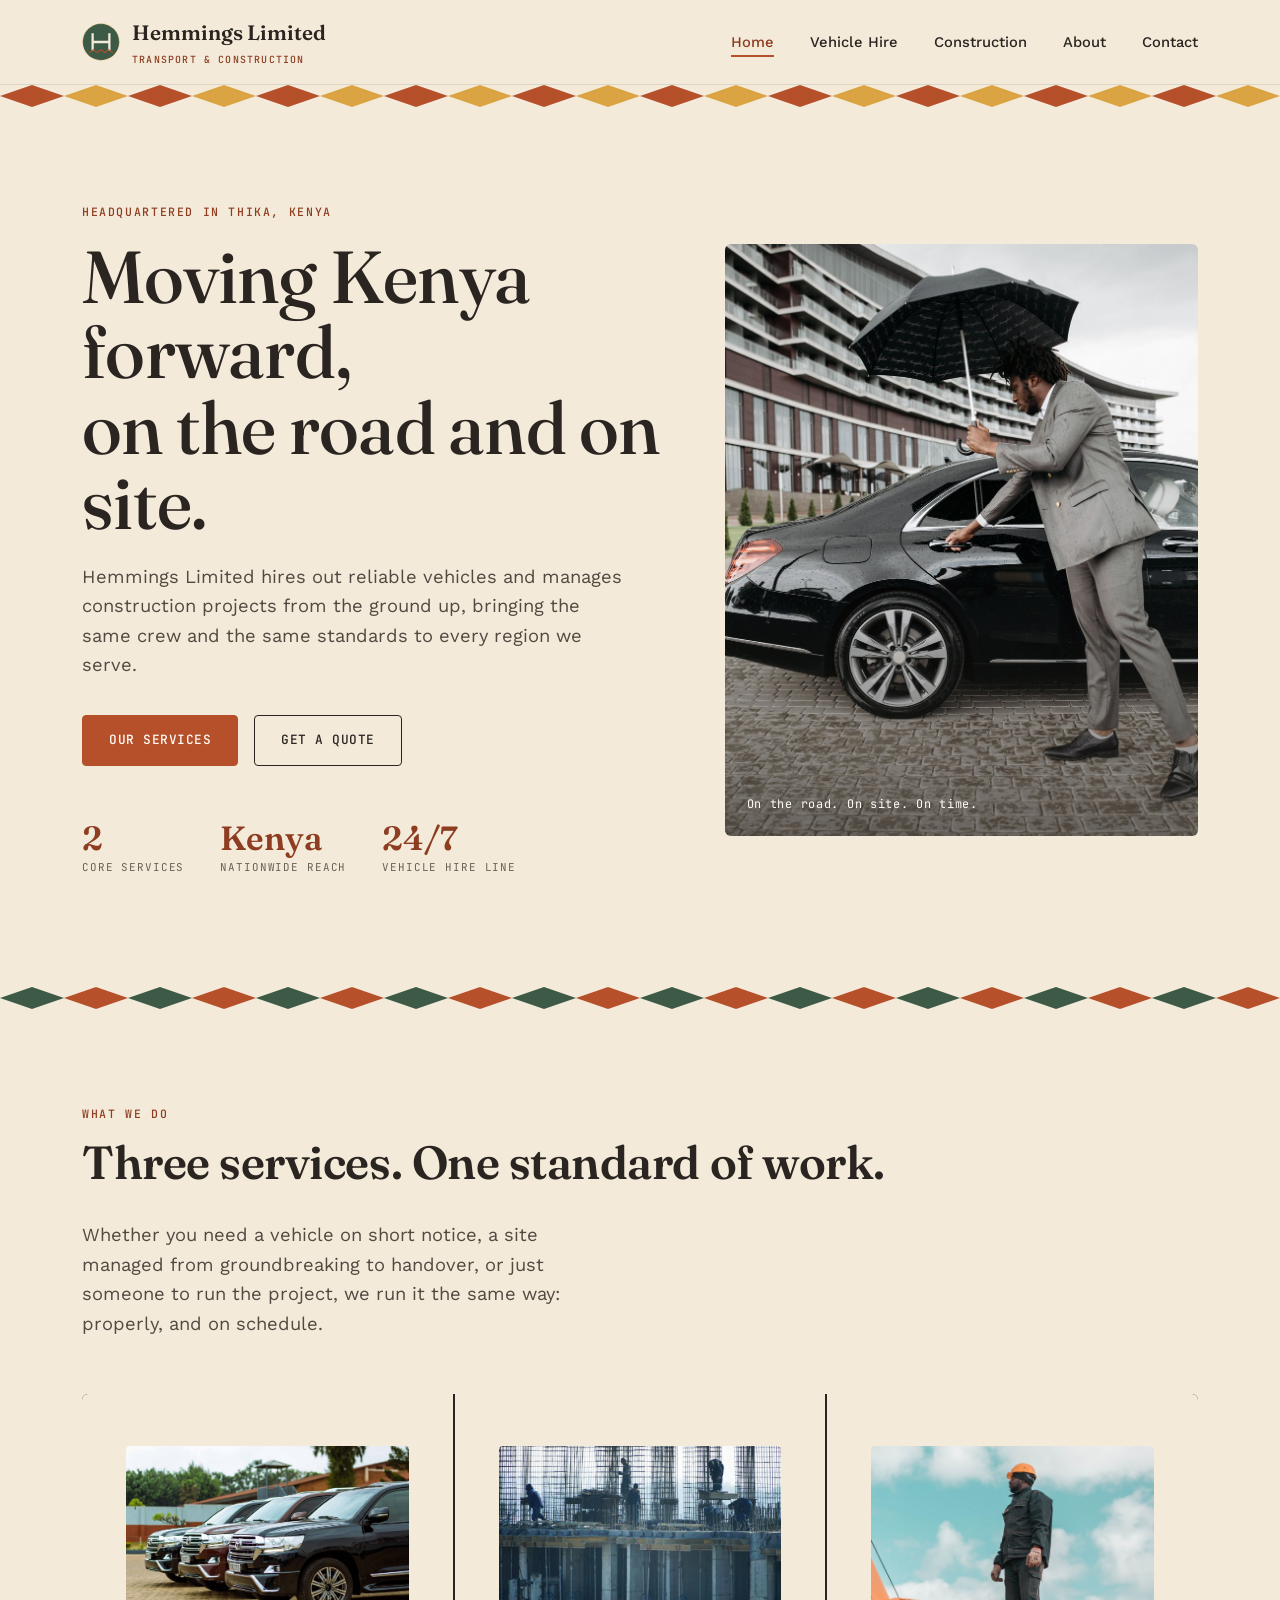
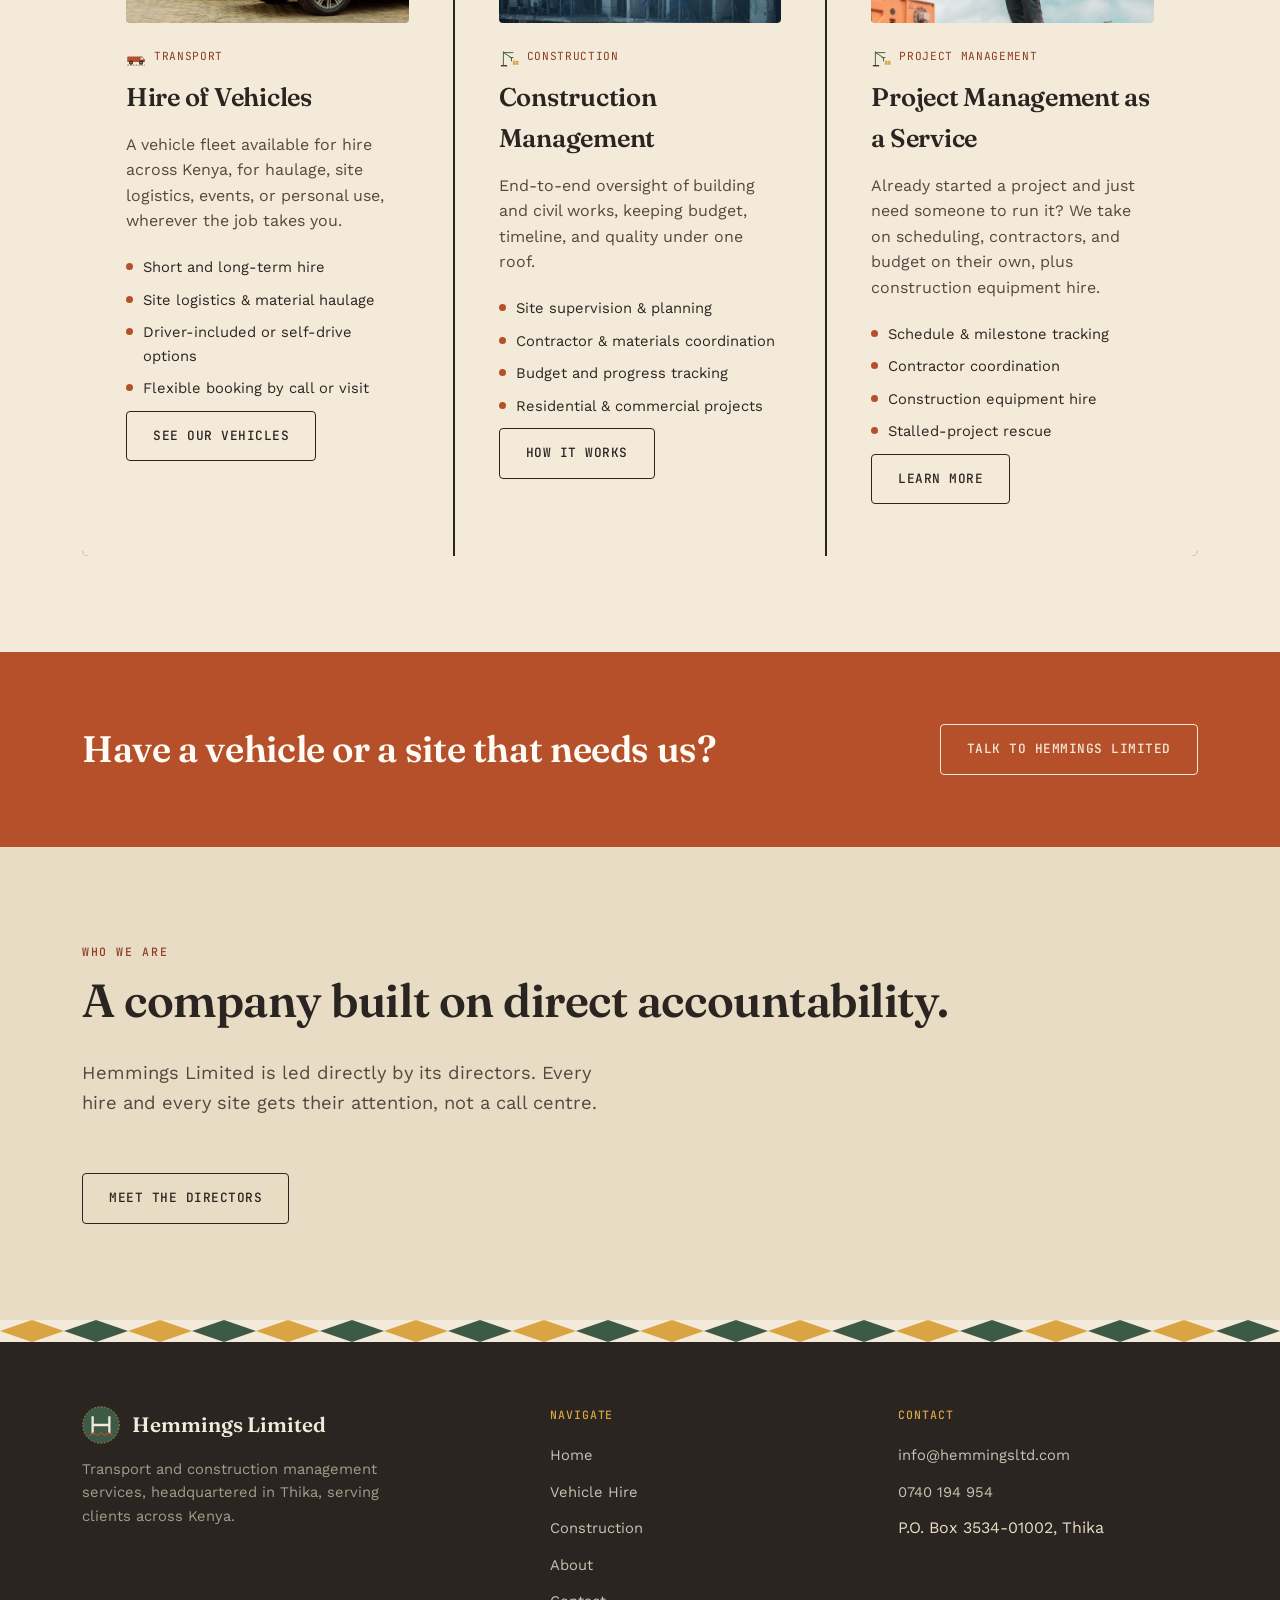
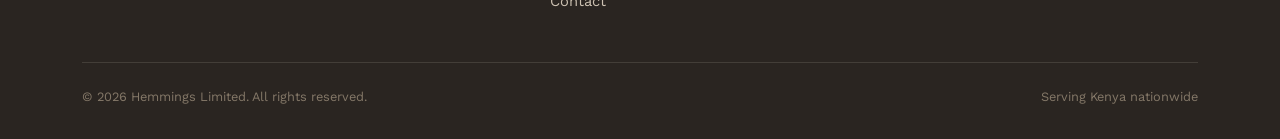
<file: index.html>
<!DOCTYPE html>
<html lang="en">
<head>
<meta charset="UTF-8">
<meta name="viewport" content="width=device-width, initial-scale=1.0">
<title>Hemmings Limited - Transport &amp; Construction Management</title>
<meta name="description" content="Hemmings Limited provides vehicle hire and construction management services across Kenya, with reliable transport and project delivery, headquartered in Thika.">
<link rel="icon" href="images/logo-mark.svg" type="image/svg+xml">
<link rel="stylesheet" href="css/styles.css">
</head>
<body>

<header class="site-header">
  <div class="wrap">
    <a href="index.html" class="brand">
      <img src="images/logo-mark.svg" alt="" class="brand-mark">
      <span>Hemmings Limited<span class="brand-sub">Transport &amp; Construction</span></span>
    </a>
    <nav class="main-nav" aria-label="Primary">
      <ul>
        <li><a href="index.html" class="active">Home</a></li>
        <li><a href="pages/vehicle-hire.html">Vehicle Hire</a></li>
        <li><a href="pages/construction-management.html">Construction</a></li>
        <li><a href="pages/about.html">About</a></li>
        <li><a href="pages/contact.html">Contact</a></li>
      </ul>
    </nav>
    <button class="nav-toggle" aria-label="Toggle menu" aria-expanded="false">
      <span></span><span></span><span></span>
    </button>
  </div>
</header>

<div class="weave-divider" aria-hidden="true">
  <svg preserveAspectRatio="none" viewBox="0 0 200 22"><defs><pattern id="weave1" width="20" height="22" patternUnits="userSpaceOnUse"><path d="M0 11 L5 0 L10 11 L5 22 Z" fill="#B5502B"/><path d="M10 11 L15 0 L20 11 L15 22 Z" fill="#D9A441"/></pattern></defs><rect width="200" height="22" fill="url(#weave1)"/></svg>
</div>

<main>

  <section class="hero">
    <div class="wrap">
      <div class="hero-copy">
        <span class="eyebrow">Headquartered in Thika, Kenya</span>
        <h1>Moving Kenya forward,<br>on the road and on site.</h1>
        <p class="lede">Hemmings Limited hires out reliable vehicles and manages construction projects from the ground up, bringing the same crew and the same standards to every region we serve.</p>
        <div class="hero-actions">
          <a href="pages/vehicle-hire.html" class="btn btn-primary">Our services</a>
          <a href="pages/contact.html" class="btn btn-outline">Get a quote</a>
        </div>
        <div class="hero-stats">
          <div>
            <div class="stat-num">2</div>
            <div class="stat-label">Core services</div>
          </div>
          <div>
            <div class="stat-num">Kenya</div>
            <div class="stat-label">Nationwide reach</div>
          </div>
          <div>
            <div class="stat-num">24/7</div>
            <div class="stat-label">Vehicle hire line</div>
          </div>
        </div>
      </div>
      <div class="hero-visual">
        <img src="images/cars/hero-executive-umbrella.jpg" alt="Client being assisted into a Hemmings Limited hire vehicle outside a modern office building">
        <span class="hero-visual-tag">On the road. On site. On time.</span>
      </div>
    </div>
  </section>

  <div class="weave-divider" aria-hidden="true">
    <svg preserveAspectRatio="none" viewBox="0 0 200 22"><defs><pattern id="weave2" width="20" height="22" patternUnits="userSpaceOnUse"><path d="M0 11 L5 0 L10 11 L5 22 Z" fill="#3C5A45"/><path d="M10 11 L15 0 L20 11 L15 22 Z" fill="#B5502B"/></pattern></defs><rect width="200" height="22" fill="url(#weave2)"/></svg>
  </div>

  <section class="section-cream">
    <div class="wrap">
      <div class="section-head reveal">
        <div>
          <span class="eyebrow">What we do</span>
          <h2>Three services. One standard of work.</h2>
        </div>
        <p class="lede">Whether you need a vehicle on short notice, a site managed from groundbreaking to handover, or just someone to run the project, we run it the same way: properly, and on schedule.</p>
      </div>

      <div class="pillars reveal" style="grid-template-columns: 1fr 1fr 1fr;">
        <div class="pillar">
          <img src="images/cars/suv-fleet.jpg" alt="Fleet of SUVs available for hire, parked in a row" class="pillar-photo">
          <span class="pillar-badge"><img src="images/icon-transport.svg" alt="">Transport</span>
          <h3>Hire of Vehicles</h3>
          <p>A vehicle fleet available for hire across Kenya, for haulage, site logistics, events, or personal use, wherever the job takes you.</p>
          <ul class="pillar-list">
            <li>Short and long-term hire</li>
            <li>Site logistics &amp; material haulage</li>
            <li>Driver-included or self-drive options</li>
            <li>Flexible booking by call or visit</li>
          </ul>
          <a href="pages/vehicle-hire.html" class="btn btn-outline" style="margin-top:10px;">See our vehicles</a>
        </div>
        <div class="pillar">
          <img src="images/construction/residential-commercial.jpg" alt="Multi-storey building under construction with rebar columns" class="pillar-photo">
          <span class="pillar-badge"><img src="images/icon-construction.svg" alt="">Construction</span>
          <h3>Construction Management</h3>
          <p>End-to-end oversight of building and civil works, keeping budget, timeline, and quality under one roof.</p>
          <ul class="pillar-list">
            <li>Site supervision &amp; planning</li>
            <li>Contractor &amp; materials coordination</li>
            <li>Budget and progress tracking</li>
            <li>Residential &amp; commercial projects</li>
          </ul>
          <a href="pages/construction-management.html" class="btn btn-outline" style="margin-top:10px;">How it works</a>
        </div>
        <div class="pillar">
          <img src="images/construction/site-supervision.jpg" alt="Site supervisor in a hard hat overseeing a construction site" class="pillar-photo">
          <span class="pillar-badge"><img src="images/icon-construction.svg" alt="">Project Management</span>
          <h3>Project Management as a Service</h3>
          <p>Already started a project and just need someone to run it? We take on scheduling, contractors, and budget on their own, plus construction equipment hire.</p>
          <ul class="pillar-list">
            <li>Schedule &amp; milestone tracking</li>
            <li>Contractor coordination</li>
            <li>Construction equipment hire</li>
            <li>Stalled-project rescue</li>
          </ul>
          <a href="pages/construction-management.html#project-management" class="btn btn-outline" style="margin-top:10px;">Learn more</a>
        </div>
      </div>
    </div>
  </section>

  <section class="cta-band reveal">
    <div class="wrap">
      <h2>Have a vehicle or a site that needs us?</h2>
      <a href="pages/contact.html" class="btn btn-light">Talk to Hemmings Limited</a>
    </div>
  </section>

  <section class="section-panel">
    <div class="wrap">
      <div class="section-head reveal">
        <div>
          <span class="eyebrow">Who we are</span>
          <h2>A company built on direct accountability.</h2>
        </div>
        <p class="lede">Hemmings Limited is led directly by its directors. Every hire and every site gets their attention, not a call centre.</p>
      </div>
      <a href="pages/about.html" class="btn btn-outline reveal">Meet the directors</a>
    </div>
  </section>

</main>

<div class="weave-divider" aria-hidden="true">
  <svg preserveAspectRatio="none" viewBox="0 0 200 22"><defs><pattern id="weave3" width="20" height="22" patternUnits="userSpaceOnUse"><path d="M0 11 L5 0 L10 11 L5 22 Z" fill="#D9A441"/><path d="M10 11 L15 0 L20 11 L15 22 Z" fill="#3C5A45"/></pattern></defs><rect width="200" height="22" fill="url(#weave3)"/></svg>
</div>

<footer class="site-footer">
  <div class="wrap">
    <div class="footer-grid">
      <div class="footer-brand">
        <a href="index.html" class="brand">
          <img src="images/logo-mark.svg" alt="" class="brand-mark">
          <span>Hemmings Limited</span>
        </a>
        <p>Transport and construction management services, headquartered in Thika, serving clients across Kenya.</p>
      </div>
      <div class="footer-col">
        <h4>Navigate</h4>
        <ul>
          <li><a href="index.html">Home</a></li>
          <li><a href="pages/vehicle-hire.html">Vehicle Hire</a></li>
        <li><a href="pages/construction-management.html">Construction</a></li>
          <li><a href="pages/about.html">About</a></li>
          <li><a href="pages/contact.html">Contact</a></li>
        </ul>
      </div>
      <div class="footer-col">
        <h4>Contact</h4>
        <ul>
          <li><a href="mailto:info@hemmingsltd.com">info@hemmingsltd.com</a></li>
          <li><a href="tel:+254740194954">0740 194 954</a></li>
          <li>P.O. Box 3534-01002, Thika</li>
        </ul>
      </div>
    </div>
    <div class="footer-bottom">
      <span>© <span id="year"></span> Hemmings Limited. All rights reserved.</span>
      <span>Serving Kenya nationwide</span>
    </div>
  </div>
</footer>

<script src="js/main.js"></script>
</body>
</html>
</file>
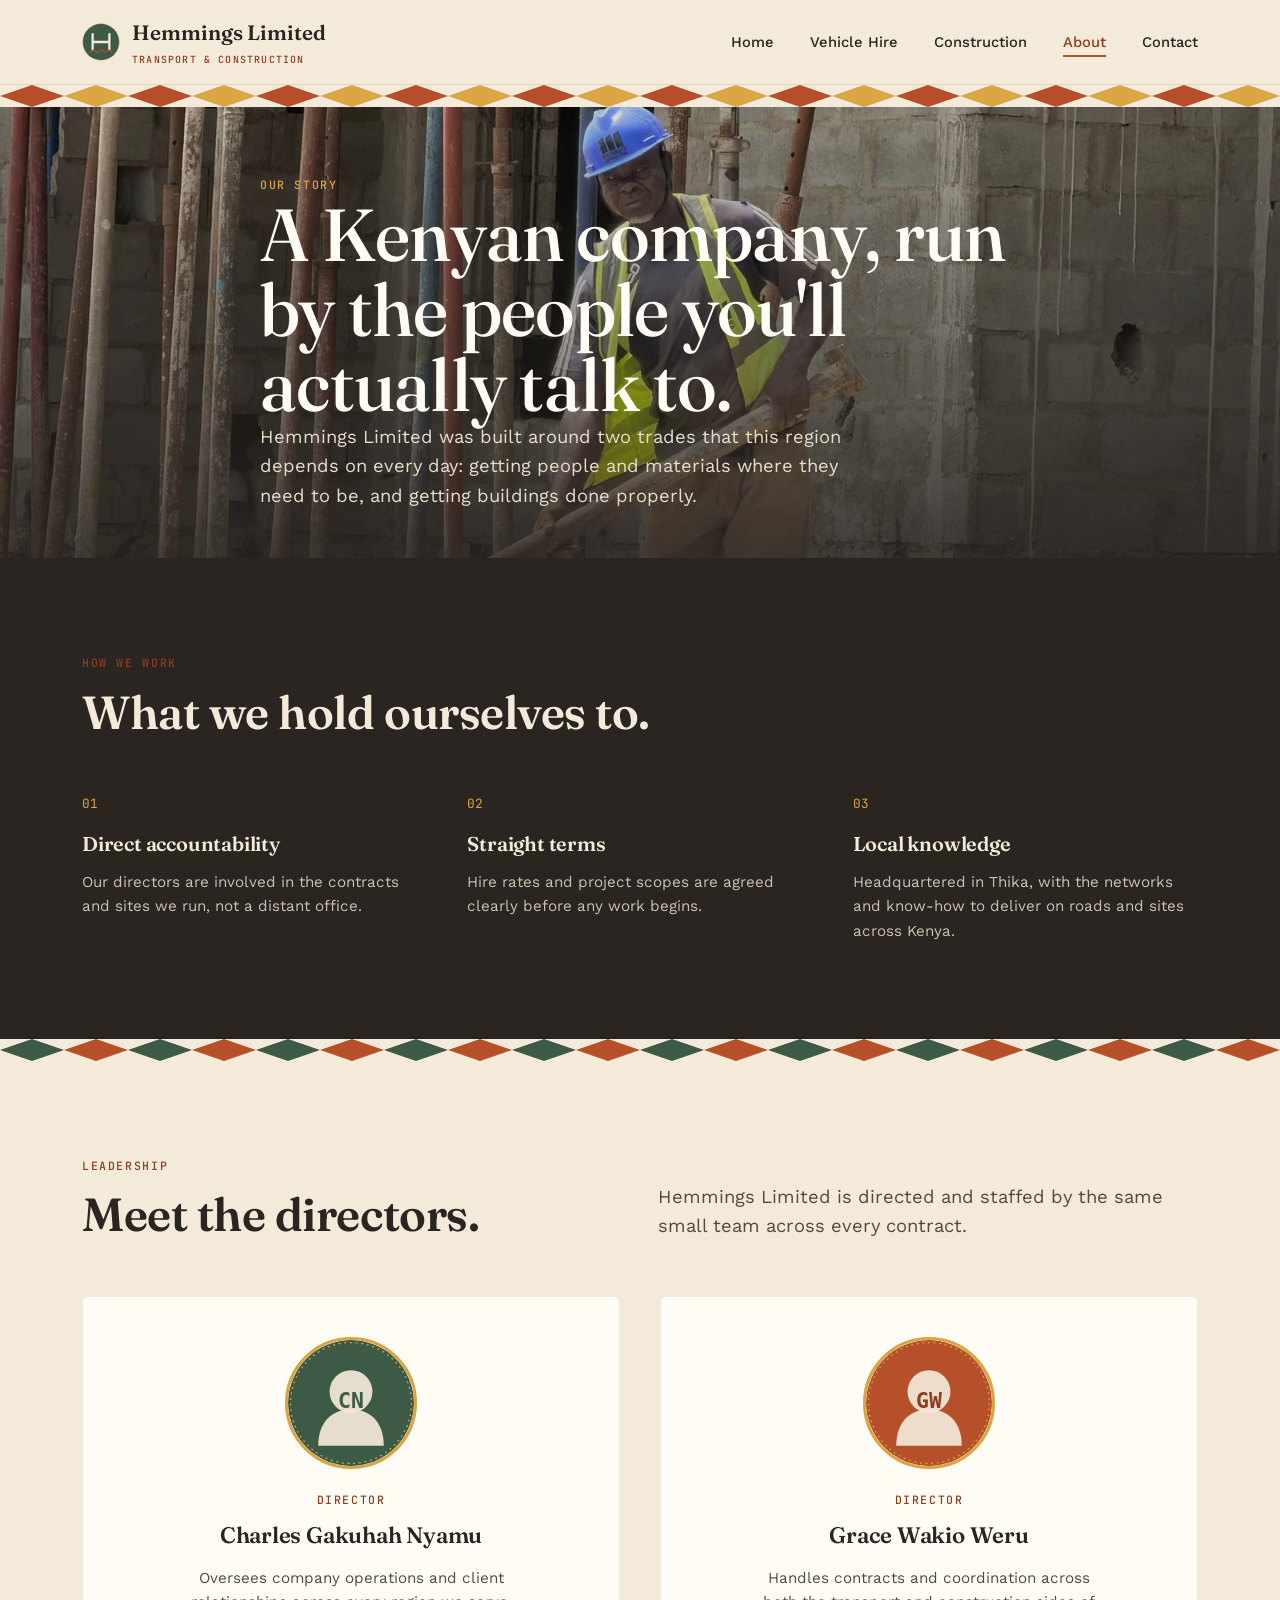
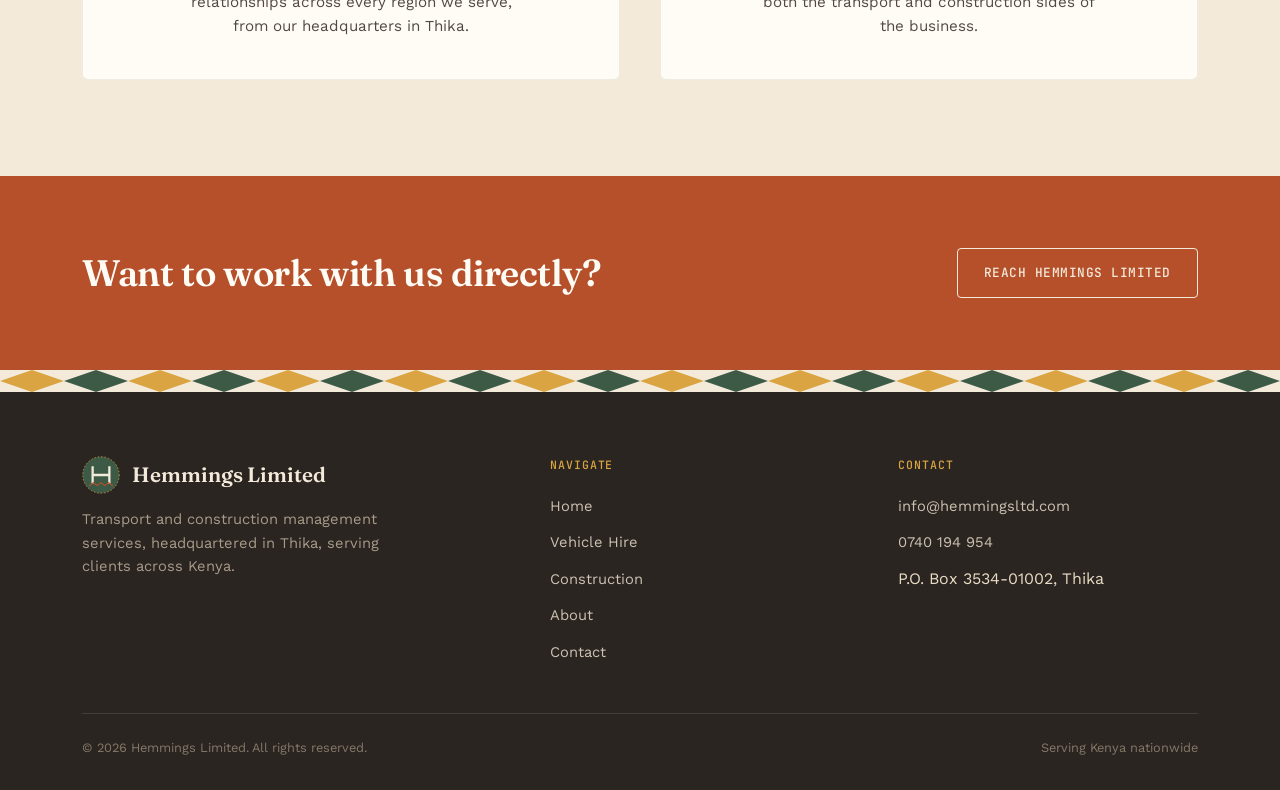
<file: pages/about.html>
<!DOCTYPE html>
<html lang="en">
<head>
<meta charset="UTF-8">
<meta name="viewport" content="width=device-width, initial-scale=1.0">
<title>About - Hemmings Limited</title>
<meta name="description" content="Hemmings Limited is a transport and construction management company serving clients across Kenya, directed by Charles Gakuhah Nyamu and Grace Wakio Eeru, headquartered in Thika.">
<link rel="icon" href="../images/logo-mark.svg" type="image/svg+xml">
<link rel="stylesheet" href="../css/styles.css">
</head>
<body>

<header class="site-header">
  <div class="wrap">
    <a href="../index.html" class="brand">
      <img src="../images/logo-mark.svg" alt="" class="brand-mark">
      <span>Hemmings Limited<span class="brand-sub">Transport &amp; Construction</span></span>
    </a>
    <nav class="main-nav" aria-label="Primary">
      <ul>
        <li><a href="../index.html">Home</a></li>
        <li><a href="vehicle-hire.html">Vehicle Hire</a></li>
        <li><a href="construction-management.html">Construction</a></li>
        <li><a href="about.html" class="active">About</a></li>
        <li><a href="contact.html">Contact</a></li>
      </ul>
    </nav>
    <button class="nav-toggle" aria-label="Toggle menu" aria-expanded="false">
      <span></span><span></span><span></span>
    </button>
  </div>
</header>

<div class="weave-divider" aria-hidden="true">
  <svg preserveAspectRatio="none" viewBox="0 0 200 22"><defs><pattern id="weave1" width="20" height="22" patternUnits="userSpaceOnUse"><path d="M0 11 L5 0 L10 11 L5 22 Z" fill="#B5502B"/><path d="M10 11 L15 0 L20 11 L15 22 Z" fill="#D9A441"/></pattern></defs><rect width="200" height="22" fill="url(#weave1)"/></svg>
</div>

<header class="photo-header">
  <img src="../images/construction/about-banner.jpg" alt="Construction worker preparing materials on a Hemmings Limited site">
  <div class="wrap">
    <span class="eyebrow">Our story</span>
    <h1>A Kenyan company, run by the people you'll actually talk to.</h1>
    <p class="lede">Hemmings Limited was built around two trades that this region depends on every day: getting people and materials where they need to be, and getting buildings done properly.</p>
  </div>
</header>

<main>

  <section class="section-dark">
    <div class="wrap">
      <div class="section-head reveal">
        <div>
          <span class="eyebrow">How we work</span>
          <h2>What we hold ourselves to.</h2>
        </div>
      </div>
      <div class="value-grid reveal">
        <div>
          <div class="num">01</div>
          <h3>Direct accountability</h3>
          <p>Our directors are involved in the contracts and sites we run, not a distant office.</p>
        </div>
        <div>
          <div class="num">02</div>
          <h3>Straight terms</h3>
          <p>Hire rates and project scopes are agreed clearly before any work begins.</p>
        </div>
        <div>
          <div class="num">03</div>
          <h3>Local knowledge</h3>
          <p>Headquartered in Thika, with the networks and know-how to deliver on roads and sites across Kenya.</p>
        </div>
      </div>
    </div>
  </section>

  <div class="weave-divider" aria-hidden="true">
    <svg preserveAspectRatio="none" viewBox="0 0 200 22"><defs><pattern id="weave2" width="20" height="22" patternUnits="userSpaceOnUse"><path d="M0 11 L5 0 L10 11 L5 22 Z" fill="#3C5A45"/><path d="M10 11 L15 0 L20 11 L15 22 Z" fill="#B5502B"/></pattern></defs><rect width="200" height="22" fill="url(#weave2)"/></svg>
  </div>

  <section class="section-cream">
    <div class="wrap">
      <div class="section-head reveal">
        <div>
          <span class="eyebrow">Leadership</span>
          <h2>Meet the directors.</h2>
        </div>
        <p class="lede">Hemmings Limited is directed and staffed by the same small team across every contract.</p>
      </div>
      <div class="director-grid reveal">
        <div class="director-card">
          <div class="director-avatar">
            <img src="../images/team/charles-placeholder.svg" alt="Photo of Charles Gakuhah Nyamu, Director">
          </div>
          <span class="eyebrow role">Director</span>
          <h3>Charles Gakuhah Nyamu</h3>
          <p>Oversees company operations and client relationships across every region we serve, from our headquarters in Thika.</p>
        </div>
        <div class="director-card">
          <div class="director-avatar">
            <img src="../images/team/grace-placeholder.svg" alt="Photo of Grace Wakio Weru, Director">
          </div>
          <span class="eyebrow role">Director</span>
          <h3>Grace Wakio Weru</h3>
          <p>Handles contracts and coordination across both the transport and construction sides of the business.</p>
        </div>
      </div>
    </div>
  </section>

  <section class="cta-band reveal">
    <div class="wrap">
      <h2>Want to work with us directly?</h2>
      <a href="contact.html" class="btn btn-light">Reach Hemmings Limited</a>
    </div>
  </section>

</main>

<div class="weave-divider" aria-hidden="true">
  <svg preserveAspectRatio="none" viewBox="0 0 200 22"><defs><pattern id="weave3" width="20" height="22" patternUnits="userSpaceOnUse"><path d="M0 11 L5 0 L10 11 L5 22 Z" fill="#D9A441"/><path d="M10 11 L15 0 L20 11 L15 22 Z" fill="#3C5A45"/></pattern></defs><rect width="200" height="22" fill="url(#weave3)"/></svg>
</div>

<footer class="site-footer">
  <div class="wrap">
    <div class="footer-grid">
      <div class="footer-brand">
        <a href="../index.html" class="brand">
          <img src="../images/logo-mark.svg" alt="" class="brand-mark">
          <span>Hemmings Limited</span>
        </a>
        <p>Transport and construction management services, headquartered in Thika, serving clients across Kenya.</p>
      </div>
      <div class="footer-col">
        <h4>Navigate</h4>
        <ul>
          <li><a href="../index.html">Home</a></li>
          <li><a href="vehicle-hire.html">Vehicle Hire</a></li>
        <li><a href="construction-management.html">Construction</a></li>
          <li><a href="about.html">About</a></li>
          <li><a href="contact.html">Contact</a></li>
        </ul>
      </div>
      <div class="footer-col">
        <h4>Contact</h4>
        <ul>
          <li><a href="mailto:info@hemmingsltd.com">info@hemmingsltd.com</a></li>
          <li><a href="tel:+254740194954">0740 194 954</a></li>
          <li>P.O. Box 3534-01002, Thika</li>
        </ul>
      </div>
    </div>
    <div class="footer-bottom">
      <span>© <span id="year"></span> Hemmings Limited. All rights reserved.</span>
      <span>Serving Kenya nationwide</span>
    </div>
  </div>
</footer>

<script src="../js/main.js"></script>
</body>
</html>
</file>
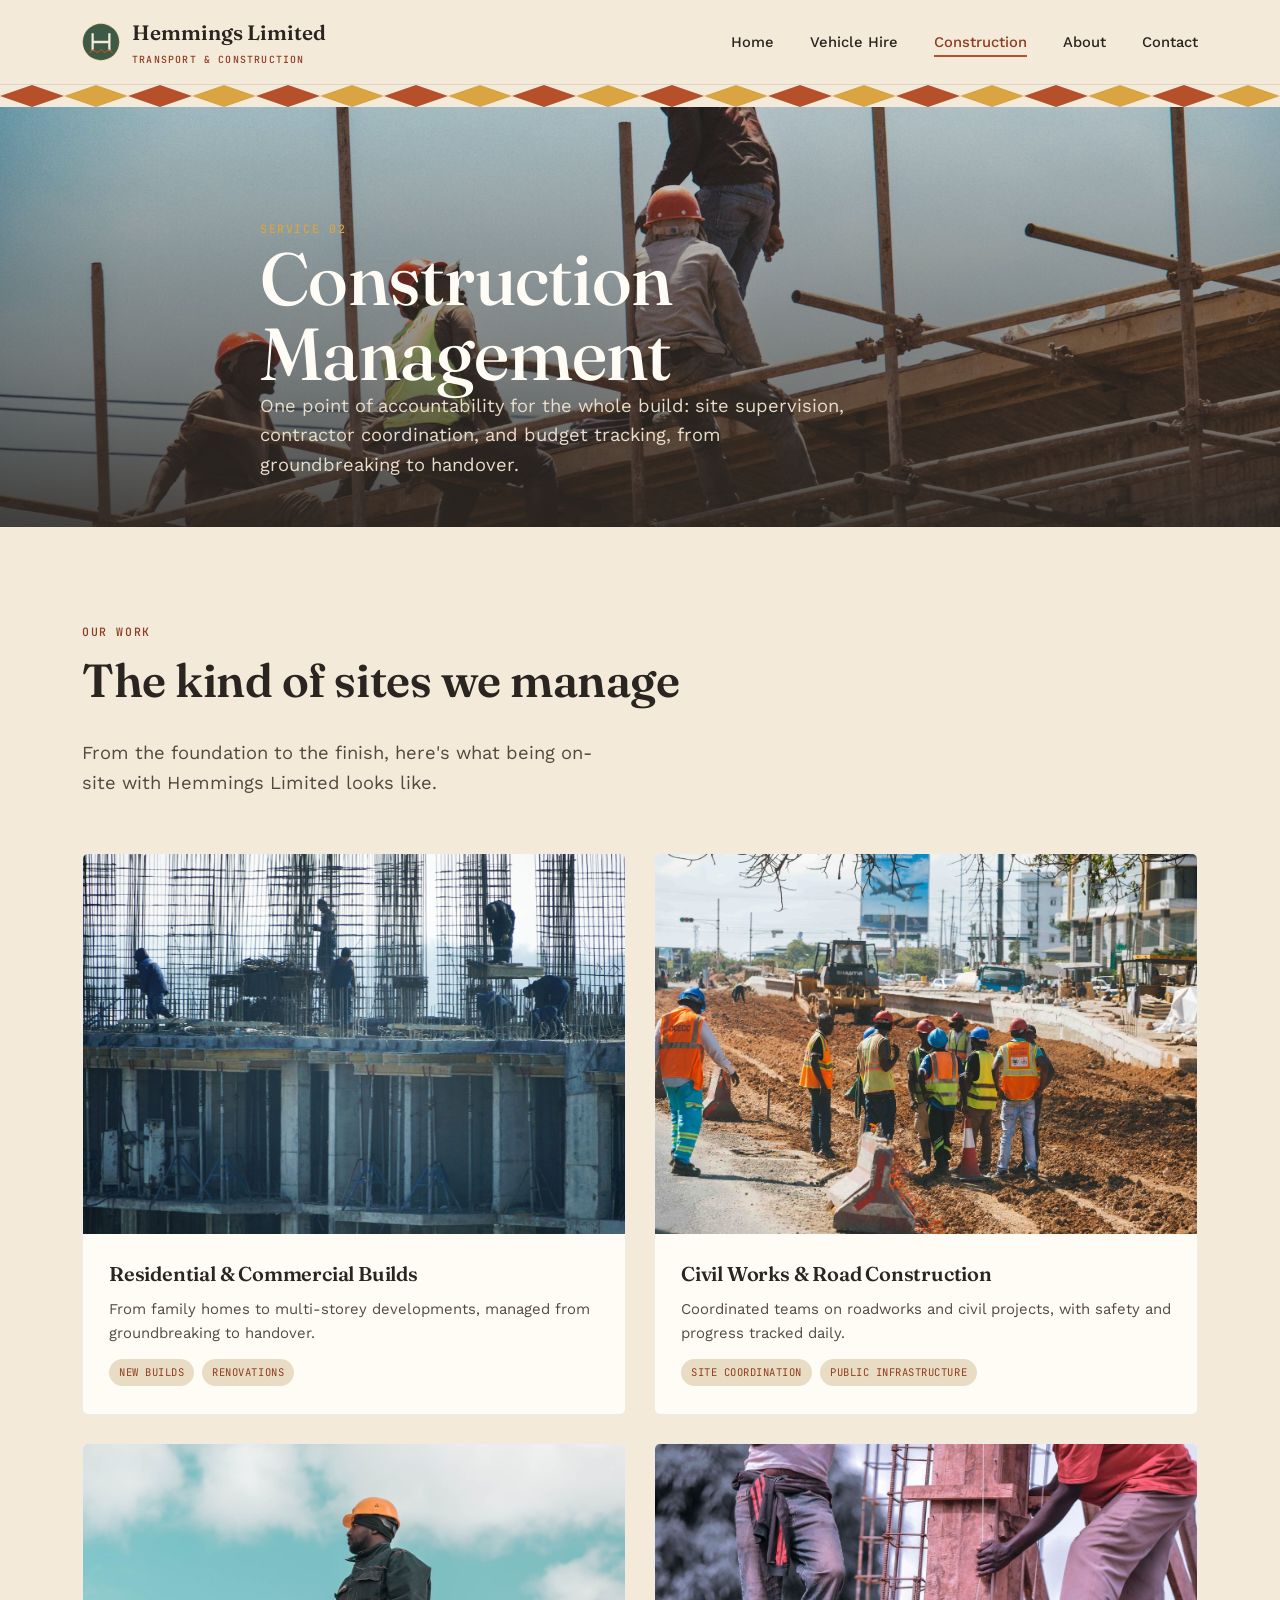
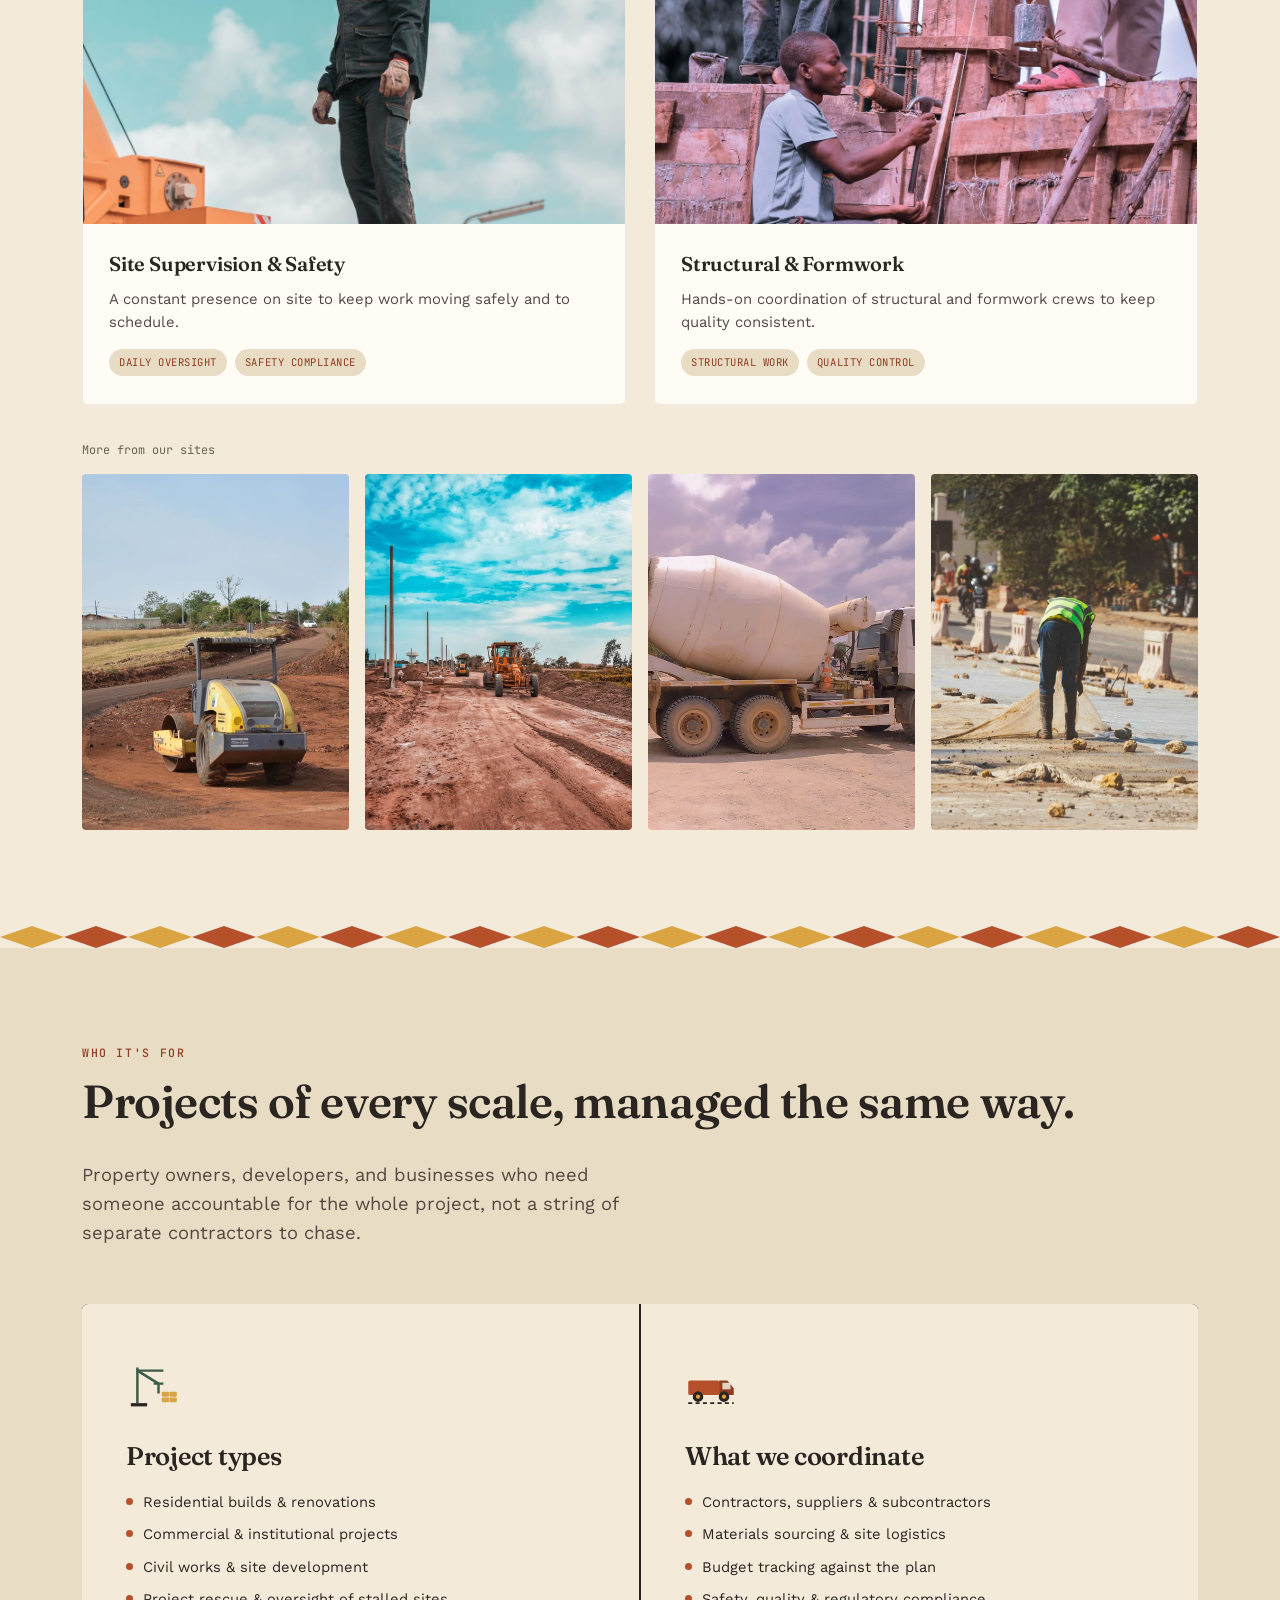
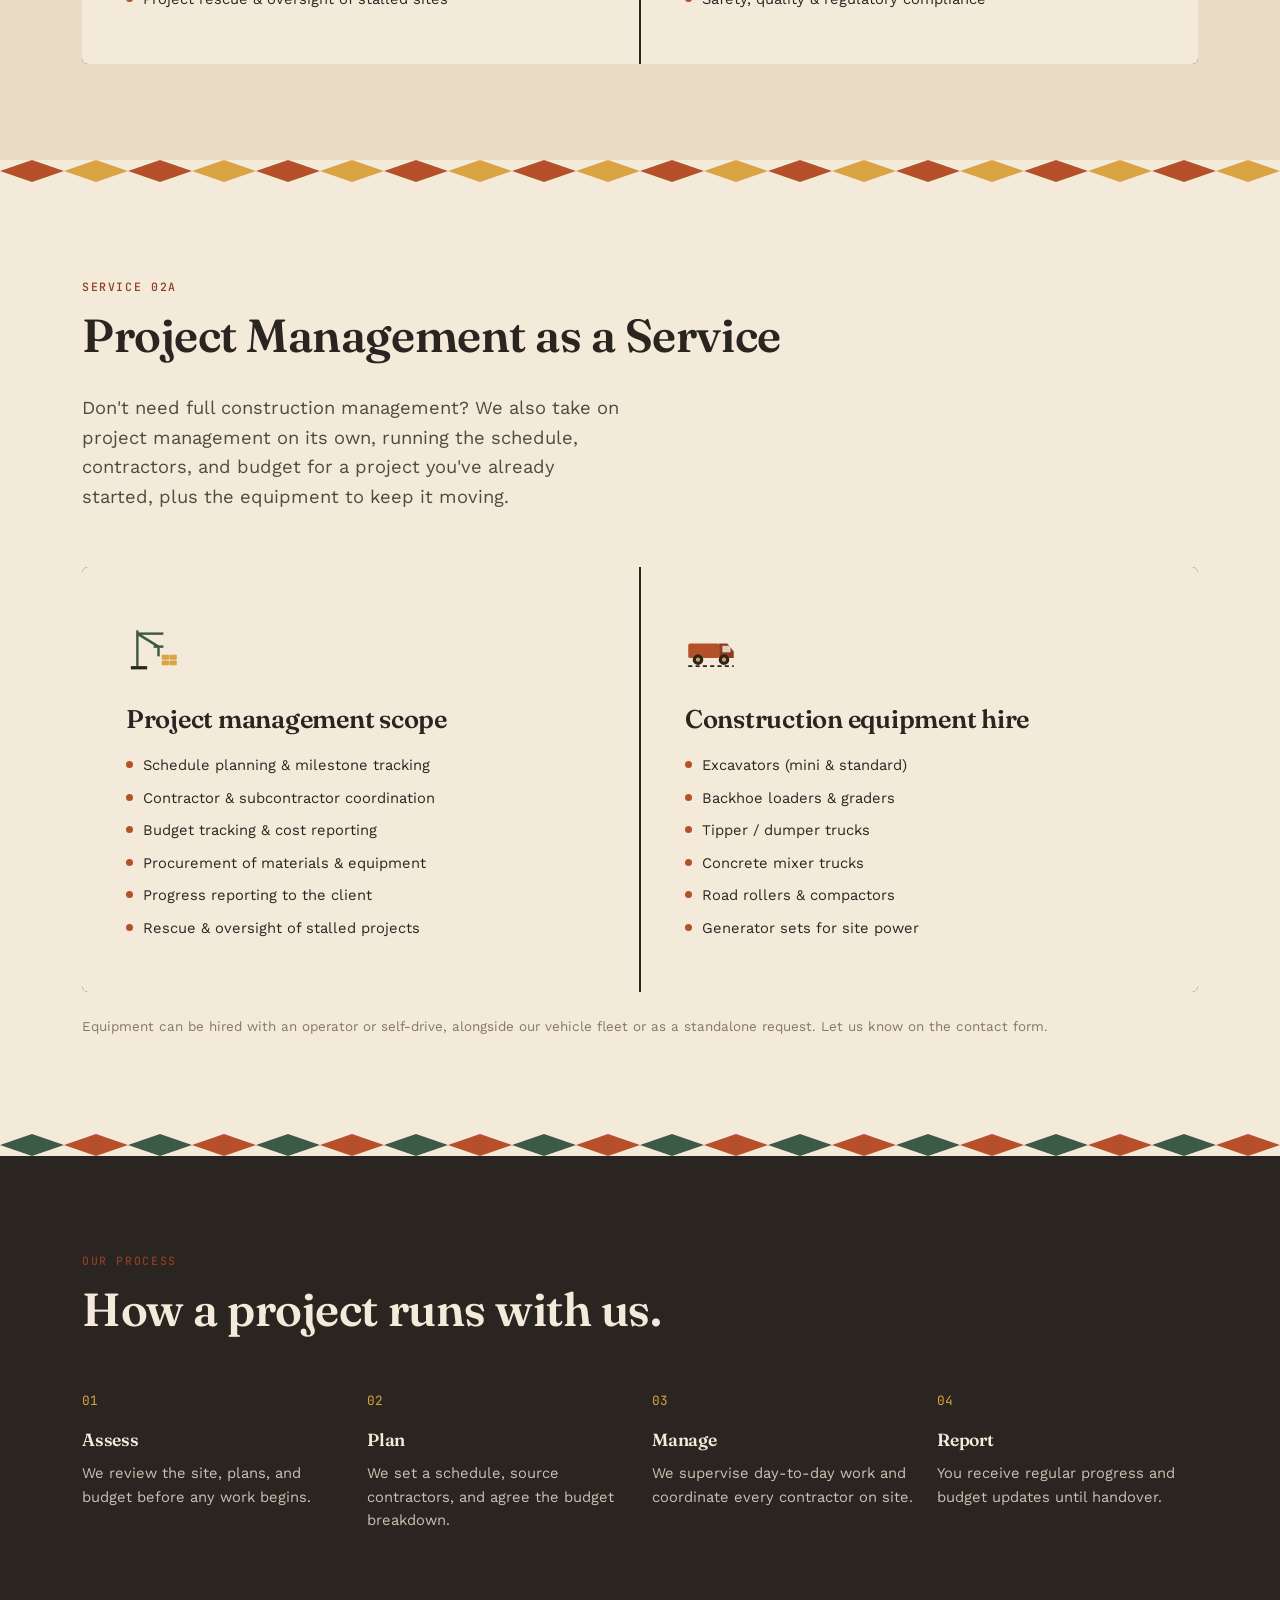
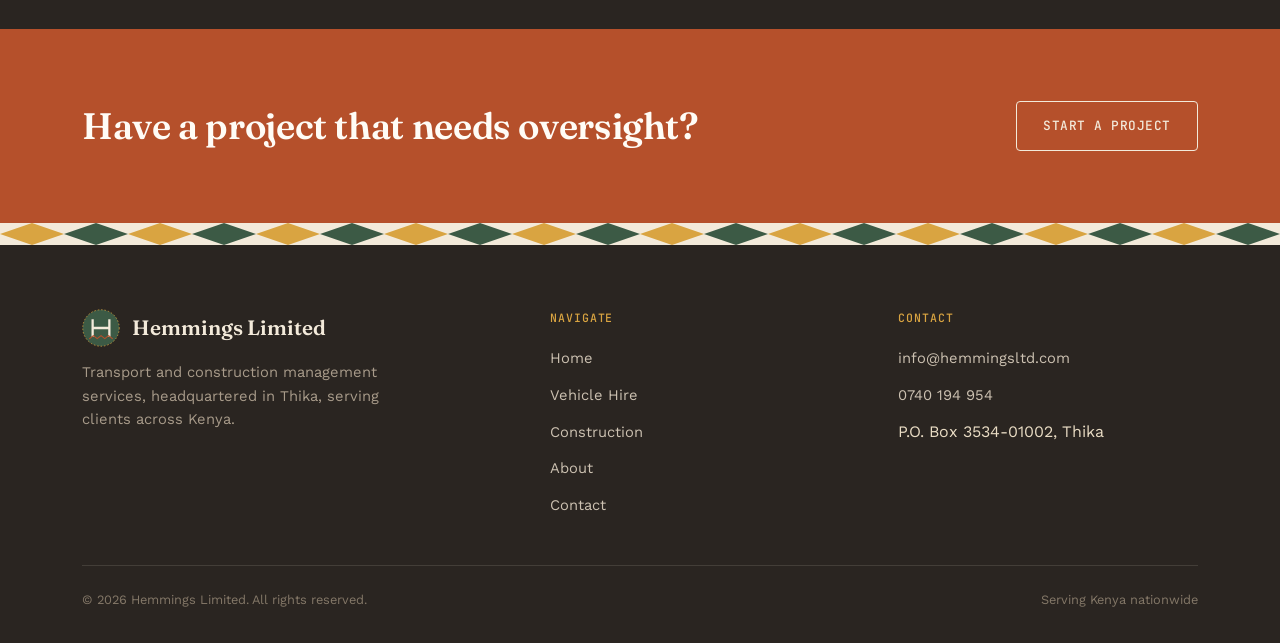
<file: pages/construction-management.html>
<!DOCTYPE html>
<html lang="en">
<head>
<meta charset="UTF-8">
<meta name="viewport" content="width=device-width, initial-scale=1.0">
<title>Construction Management - Hemmings Limited</title>
<meta name="description" content="End-to-end construction management from Hemmings Limited. Serving clients across Kenya, headquartered in Thika.">
<link rel="icon" href="../images/logo-mark.svg" type="image/svg+xml">
<link rel="stylesheet" href="../css/styles.css">
</head>
<body>

<header class="site-header">
  <div class="wrap">
    <a href="../index.html" class="brand">
      <img src="../images/logo-mark.svg" alt="" class="brand-mark">
      <span>Hemmings Limited<span class="brand-sub">Transport &amp; Construction</span></span>
    </a>
    <nav class="main-nav" aria-label="Primary">
      <ul>
        <li><a href="../index.html">Home</a></li>
        <li><a href="vehicle-hire.html">Vehicle Hire</a></li>
        <li><a href="construction-management.html" class="active">Construction</a></li>
        <li><a href="about.html">About</a></li>
        <li><a href="contact.html">Contact</a></li>
      </ul>
    </nav>
    <button class="nav-toggle" aria-label="Toggle menu" aria-expanded="false">
      <span></span><span></span><span></span>
    </button>
  </div>
</header>

<div class="weave-divider" aria-hidden="true">
  <svg preserveAspectRatio="none" viewBox="0 0 200 22"><defs><pattern id="weave1" width="20" height="22" patternUnits="userSpaceOnUse"><path d="M0 11 L5 0 L10 11 L5 22 Z" fill="#B5502B"/><path d="M10 11 L15 0 L20 11 L15 22 Z" fill="#D9A441"/></pattern></defs><rect width="200" height="22" fill="url(#weave1)"/></svg>
</div>

<header class="photo-header">
  <img src="../images/construction/banner-scaffolding.jpg" alt="Construction workers in hard hats on scaffolding against a bright sky">
  <div class="wrap">
    <span class="eyebrow">Service 02</span>
    <h1>Construction Management</h1>
    <p class="lede">One point of accountability for the whole build: site supervision, contractor coordination, and budget tracking, from groundbreaking to handover.</p>
  </div>
</header>

<main>

  <section class="section-cream">
    <div class="wrap">
      <div class="section-head reveal">
        <div>
          <span class="eyebrow">Our work</span>
          <h2>The kind of sites we manage</h2>
        </div>
        <p class="lede">From the foundation to the finish, here's what being on-site with Hemmings Limited looks like.</p>
      </div>

      <div class="vehicle-grid reveal">
        <div class="vehicle-card">
          <img src="../images/construction/residential-commercial.jpg" alt="Multi-storey building under construction with rebar columns exposed" class="vehicle-img">
          <div class="vehicle-card-body">
            <h3>Residential &amp; Commercial Builds</h3>
            <p>From family homes to multi-storey developments, managed from groundbreaking to handover.</p>
            <div class="tag-row">
              <span class="vehicle-tag">New builds</span>
              <span class="vehicle-tag">Renovations</span>
            </div>
          </div>
        </div>

        <div class="vehicle-card">
          <img src="../images/construction/civil-works.jpg" alt="Construction team briefing on a road civil works site" class="vehicle-img">
          <div class="vehicle-card-body">
            <h3>Civil Works &amp; Road Construction</h3>
            <p>Coordinated teams on roadworks and civil projects, with safety and progress tracked daily.</p>
            <div class="tag-row">
              <span class="vehicle-tag">Site coordination</span>
              <span class="vehicle-tag">Public infrastructure</span>
            </div>
          </div>
        </div>

        <div class="vehicle-card">
          <img src="../images/construction/site-supervision.jpg" alt="Site supervisor in a hard hat overseeing a construction site" class="vehicle-img">
          <div class="vehicle-card-body">
            <h3>Site Supervision &amp; Safety</h3>
            <p>A constant presence on site to keep work moving safely and to schedule.</p>
            <div class="tag-row">
              <span class="vehicle-tag">Daily oversight</span>
              <span class="vehicle-tag">Safety compliance</span>
            </div>
          </div>
        </div>

        <div class="vehicle-card">
          <img src="../images/construction/structural-formwork.jpg" alt="Workers building wooden formwork for a concrete structure" class="vehicle-img">
          <div class="vehicle-card-body">
            <h3>Structural &amp; Formwork</h3>
            <p>Hands-on coordination of structural and formwork crews to keep quality consistent.</p>
            <div class="tag-row">
              <span class="vehicle-tag">Structural work</span>
              <span class="vehicle-tag">Quality control</span>
            </div>
          </div>
        </div>
      </div>

      <p class="gallery-caption reveal" style="margin-top:36px;">More from our sites</p>
      <div class="more-grid reveal" style="margin-top:14px;">
        <figure><img src="../images/construction/more-1.jpg" alt="Road roller compacting a dirt road"></figure>
        <figure><img src="../images/construction/more-2.jpg" alt="Grader working on a road under a wide sky"></figure>
        <figure><img src="../images/construction/more-3.jpg" alt="Concrete mixer truck on site"></figure>
        <figure><img src="../images/construction/more-4.jpg" alt="Worker laying out materials on a road project"></figure>
      </div>
    </div>
  </section>

  <div class="weave-divider" aria-hidden="true">
    <svg preserveAspectRatio="none" viewBox="0 0 200 22"><defs><pattern id="weave1b" width="20" height="22" patternUnits="userSpaceOnUse"><path d="M0 11 L5 0 L10 11 L5 22 Z" fill="#D9A441"/><path d="M10 11 L15 0 L20 11 L15 22 Z" fill="#B5502B"/></pattern></defs><rect width="200" height="22" fill="url(#weave1b)"/></svg>
  </div>

  <section class="section-panel">
    <div class="wrap">
      <div class="section-head reveal">
        <div>
          <span class="eyebrow">Who it's for</span>
          <h2>Projects of every scale, managed the same way.</h2>
        </div>
        <p class="lede">Property owners, developers, and businesses who need someone accountable for the whole project, not a string of separate contractors to chase.</p>
      </div>

      <div class="pillars reveal" style="grid-template-columns: 1fr 1fr;">
        <div class="pillar">
          <img src="../images/icon-construction.svg" alt="" class="pillar-icon">
          <h3>Project types</h3>
          <ul class="pillar-list">
            <li>Residential builds &amp; renovations</li>
            <li>Commercial &amp; institutional projects</li>
            <li>Civil works &amp; site development</li>
            <li>Project rescue &amp; oversight of stalled sites</li>
          </ul>
        </div>
        <div class="pillar">
          <img src="../images/icon-transport.svg" alt="" class="pillar-icon">
          <h3>What we coordinate</h3>
          <ul class="pillar-list">
            <li>Contractors, suppliers &amp; subcontractors</li>
            <li>Materials sourcing &amp; site logistics</li>
            <li>Budget tracking against the plan</li>
            <li>Safety, quality &amp; regulatory compliance</li>
          </ul>
        </div>
      </div>
    </div>
  </section>

  <div class="weave-divider" aria-hidden="true">
    <svg preserveAspectRatio="none" viewBox="0 0 200 22"><defs><pattern id="weave1c" width="20" height="22" patternUnits="userSpaceOnUse"><path d="M0 11 L5 0 L10 11 L5 22 Z" fill="#B5502B"/><path d="M10 11 L15 0 L20 11 L15 22 Z" fill="#D9A441"/></pattern></defs><rect width="200" height="22" fill="url(#weave1c)"/></svg>
  </div>

  <section class="section-cream" id="project-management">
    <div class="wrap">
      <div class="section-head reveal">
        <div>
          <span class="eyebrow">Service 02a</span>
          <h2>Project Management as a Service</h2>
        </div>
        <p class="lede">Don't need full construction management? We also take on project management on its own, running the schedule, contractors, and budget for a project you've already started, plus the equipment to keep it moving.</p>
      </div>

      <div class="pillars reveal" style="grid-template-columns: 1fr 1fr;">
        <div class="pillar">
          <img src="../images/icon-construction.svg" alt="" class="pillar-icon">
          <h3>Project management scope</h3>
          <ul class="pillar-list">
            <li>Schedule planning &amp; milestone tracking</li>
            <li>Contractor &amp; subcontractor coordination</li>
            <li>Budget tracking &amp; cost reporting</li>
            <li>Procurement of materials &amp; equipment</li>
            <li>Progress reporting to the client</li>
            <li>Rescue &amp; oversight of stalled projects</li>
          </ul>
        </div>
        <div class="pillar">
          <img src="../images/icon-transport.svg" alt="" class="pillar-icon">
          <h3>Construction equipment hire</h3>
          <ul class="pillar-list">
            <li>Excavators (mini &amp; standard)</li>
            <li>Backhoe loaders &amp; graders</li>
            <li>Tipper / dumper trucks</li>
            <li>Concrete mixer trucks</li>
            <li>Road rollers &amp; compactors</li>
            <li>Generator sets for site power</li>
          </ul>
        </div>
      </div>

      <p class="form-note" style="margin-top:24px;">Equipment can be hired with an operator or self-drive, alongside our vehicle fleet or as a standalone request. Let us know on the contact form.</p>
    </div>
  </section>

  <div class="weave-divider" aria-hidden="true">
    <svg preserveAspectRatio="none" viewBox="0 0 200 22"><defs><pattern id="weave2" width="20" height="22" patternUnits="userSpaceOnUse"><path d="M0 11 L5 0 L10 11 L5 22 Z" fill="#3C5A45"/><path d="M10 11 L15 0 L20 11 L15 22 Z" fill="#B5502B"/></pattern></defs><rect width="200" height="22" fill="url(#weave2)"/></svg>
  </div>

  <section class="section-dark">
    <div class="wrap">
      <div class="section-head reveal">
        <div>
          <span class="eyebrow">Our process</span>
          <h2>How a project runs with us.</h2>
        </div>
      </div>
      <div class="process-steps reveal">
        <div class="process-step">
          <span class="num">01</span>
          <h3>Assess</h3>
          <p>We review the site, plans, and budget before any work begins.</p>
        </div>
        <div class="process-step">
          <span class="num">02</span>
          <h3>Plan</h3>
          <p>We set a schedule, source contractors, and agree the budget breakdown.</p>
        </div>
        <div class="process-step">
          <span class="num">03</span>
          <h3>Manage</h3>
          <p>We supervise day-to-day work and coordinate every contractor on site.</p>
        </div>
        <div class="process-step">
          <span class="num">04</span>
          <h3>Report</h3>
          <p>You receive regular progress and budget updates until handover.</p>
        </div>
      </div>
    </div>
  </section>

  <section class="cta-band reveal">
    <div class="wrap">
      <h2>Have a project that needs oversight?</h2>
      <a href="contact.html" class="btn btn-light">Start a project</a>
    </div>
  </section>

</main>

<div class="weave-divider" aria-hidden="true">
  <svg preserveAspectRatio="none" viewBox="0 0 200 22"><defs><pattern id="weave3" width="20" height="22" patternUnits="userSpaceOnUse"><path d="M0 11 L5 0 L10 11 L5 22 Z" fill="#D9A441"/><path d="M10 11 L15 0 L20 11 L15 22 Z" fill="#3C5A45"/></pattern></defs><rect width="200" height="22" fill="url(#weave3)"/></svg>
</div>

<footer class="site-footer">
  <div class="wrap">
    <div class="footer-grid">
      <div class="footer-brand">
        <a href="../index.html" class="brand">
          <img src="../images/logo-mark.svg" alt="" class="brand-mark">
          <span>Hemmings Limited</span>
        </a>
        <p>Transport and construction management services, headquartered in Thika, serving clients across Kenya.</p>
      </div>
      <div class="footer-col">
        <h4>Navigate</h4>
        <ul>
          <li><a href="../index.html">Home</a></li>
          <li><a href="vehicle-hire.html">Vehicle Hire</a></li>
          <li><a href="construction-management.html">Construction</a></li>
          <li><a href="about.html">About</a></li>
          <li><a href="contact.html">Contact</a></li>
        </ul>
      </div>
      <div class="footer-col">
        <h4>Contact</h4>
        <ul>
          <li><a href="mailto:info@hemmingsltd.com">info@hemmingsltd.com</a></li>
          <li><a href="tel:+254740194954">0740 194 954</a></li>
          <li>P.O. Box 3534-01002, Thika</li>
        </ul>
      </div>
    </div>
    <div class="footer-bottom">
      <span>© <span id="year"></span> Hemmings Limited. All rights reserved.</span>
      <span>Serving Kenya nationwide</span>
    </div>
  </div>
</footer>

<script src="../js/main.js"></script>
</body>
</html>
</file>
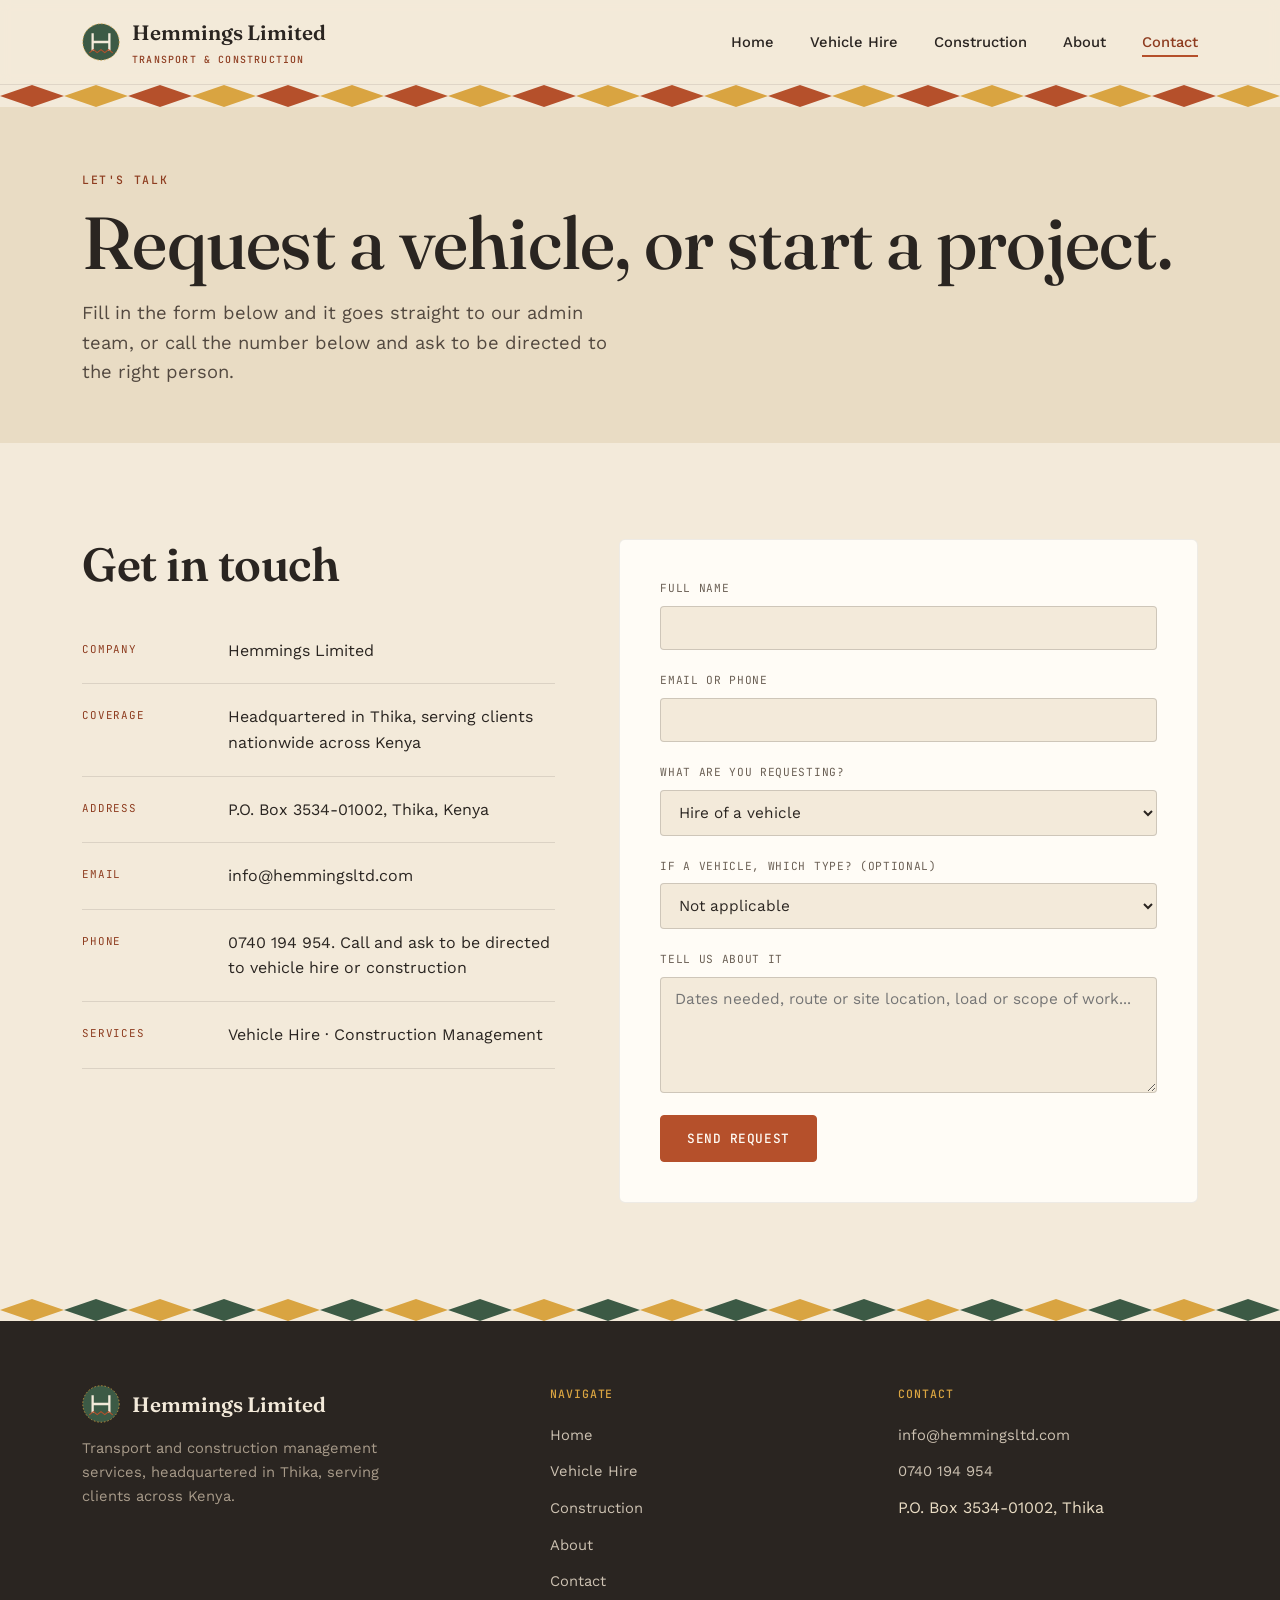
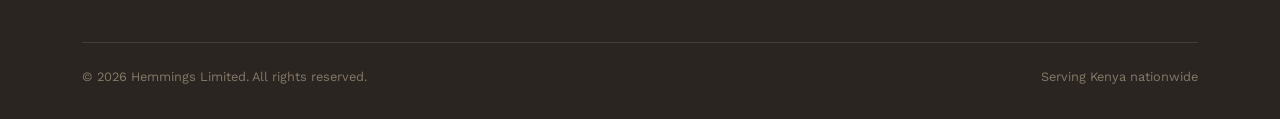
<file: pages/contact.html>
<!DOCTYPE html>
<html lang="en">
<head>
<meta charset="UTF-8">
<meta name="viewport" content="width=device-width, initial-scale=1.0">
<title>Contact - Hemmings Limited</title>
<meta name="description" content="Get in touch with Hemmings Limited for vehicle hire or construction management anywhere in Kenya. Headquartered in Thika.">
<link rel="icon" href="../images/logo-mark.svg" type="image/svg+xml">
<link rel="stylesheet" href="../css/styles.css">
</head>
<body>

<header class="site-header">
  <div class="wrap">
    <a href="../index.html" class="brand">
      <img src="../images/logo-mark.svg" alt="" class="brand-mark">
      <span>Hemmings Limited<span class="brand-sub">Transport &amp; Construction</span></span>
    </a>
    <nav class="main-nav" aria-label="Primary">
      <ul>
        <li><a href="../index.html">Home</a></li>
        <li><a href="vehicle-hire.html">Vehicle Hire</a></li>
        <li><a href="construction-management.html">Construction</a></li>
        <li><a href="about.html">About</a></li>
        <li><a href="contact.html" class="active">Contact</a></li>
      </ul>
    </nav>
    <button class="nav-toggle" aria-label="Toggle menu" aria-expanded="false">
      <span></span><span></span><span></span>
    </button>
  </div>
</header>

<div class="weave-divider" aria-hidden="true">
  <svg preserveAspectRatio="none" viewBox="0 0 200 22"><defs><pattern id="weave1" width="20" height="22" patternUnits="userSpaceOnUse"><path d="M0 11 L5 0 L10 11 L5 22 Z" fill="#B5502B"/><path d="M10 11 L15 0 L20 11 L15 22 Z" fill="#D9A441"/></pattern></defs><rect width="200" height="22" fill="url(#weave1)"/></svg>
</div>

<header class="page-header">
  <div class="wrap">
    <span class="eyebrow">Let's talk</span>
    <h1>Request a vehicle, or start a project.</h1>
    <p class="lede">Fill in the form below and it goes straight to our admin team, or call the number below and ask to be directed to the right person.</p>
  </div>
</header>

<main>
  <section class="section-cream">
    <div class="wrap">
      <div class="contact-grid">

        <div class="reveal">
          <h2 style="margin-bottom:28px;">Get in touch</h2>

          <div class="contact-detail">
            <span class="label">Company</span>
            <span class="value">Hemmings Limited</span>
          </div>
          <div class="contact-detail">
            <span class="label">Coverage</span>
            <span class="value">Headquartered in Thika, serving clients nationwide across Kenya</span>
          </div>
          <div class="contact-detail">
            <span class="label">Address</span>
            <span class="value">P.O. Box 3534-01002, Thika, Kenya</span>
          </div>
          <div class="contact-detail">
            <span class="label">Email</span>
            <span class="value"><a href="mailto:info@hemmingsltd.com">info@hemmingsltd.com</a></span>
          </div>
          <div class="contact-detail">
            <span class="label">Phone</span>
            <span class="value"><a href="tel:+254740194954">0740 194 954</a>. Call and ask to be directed to vehicle hire or construction</span>
          </div>
          <div class="contact-detail">
            <span class="label">Services</span>
            <span class="value">Vehicle Hire · Construction Management</span>
          </div>
        </div>

        <div class="reveal">
          <form class="contact-form" action="https://formsubmit.co/hemmings2008@gmail.com" method="POST" novalidate>
            <!-- Sends to hemmings2008@gmail.com, with a copy to cgakuhah@gmail.com via _cc below.
                 First submission triggers a one-time confirmation email to hemmings2008@gmail.com,
                 click the link in it once to activate delivery. -->
            <input type="hidden" name="_cc" value="cgakuhah@gmail.com">
            <input type="hidden" name="_subject" value="New request from Hemmings Limited website">
            <input type="hidden" name="_template" value="table">
            <div class="form-row">
              <label for="name">Full name</label>
              <input type="text" id="name" name="name" required>
            </div>
            <div class="form-row">
              <label for="email">Email or phone</label>
              <input type="text" id="email" name="email" required>
            </div>
            <div class="form-row">
              <label for="service">What are you requesting?</label>
              <select id="service" name="service">
                <option value="vehicle">Hire of a vehicle</option>
                <option value="construction">Construction management</option>
                <option value="project-management">Project management as a service</option>
                <option value="equipment">Construction equipment hire</option>
                <option value="other">Something else</option>
              </select>
            </div>
            <div class="form-row">
              <label for="vehicle-type">If a vehicle, which type? (optional)</label>
              <select id="vehicle-type" name="vehicle-type">
                <option value="">Not applicable</option>
                <option value="pickup">Pickup</option>
                <option value="lorry">Lorry / truck</option>
                <option value="van">Van</option>
                <option value="4x4">4x4 / double-cab</option>
              </select>
            </div>
            <div class="form-row">
              <label for="message">Tell us about it</label>
              <textarea id="message" name="message" rows="5" placeholder="Dates needed, route or site location, load or scope of work..." required></textarea>
            </div>
            <button type="submit" class="btn btn-primary">Send request</button>
            <div class="form-success" role="status"></div>
          </form>
        </div>

      </div>
    </div>
  </section>
</main>

<div class="weave-divider" aria-hidden="true">
  <svg preserveAspectRatio="none" viewBox="0 0 200 22"><defs><pattern id="weave3" width="20" height="22" patternUnits="userSpaceOnUse"><path d="M0 11 L5 0 L10 11 L5 22 Z" fill="#D9A441"/><path d="M10 11 L15 0 L20 11 L15 22 Z" fill="#3C5A45"/></pattern></defs><rect width="200" height="22" fill="url(#weave3)"/></svg>
</div>

<footer class="site-footer">
  <div class="wrap">
    <div class="footer-grid">
      <div class="footer-brand">
        <a href="../index.html" class="brand">
          <img src="../images/logo-mark.svg" alt="" class="brand-mark">
          <span>Hemmings Limited</span>
        </a>
        <p>Transport and construction management services, headquartered in Thika, serving clients across Kenya.</p>
      </div>
      <div class="footer-col">
        <h4>Navigate</h4>
        <ul>
          <li><a href="../index.html">Home</a></li>
          <li><a href="vehicle-hire.html">Vehicle Hire</a></li>
        <li><a href="construction-management.html">Construction</a></li>
          <li><a href="about.html">About</a></li>
          <li><a href="contact.html">Contact</a></li>
        </ul>
      </div>
      <div class="footer-col">
        <h4>Contact</h4>
        <ul>
          <li><a href="mailto:info@hemmingsltd.com">info@hemmingsltd.com</a></li>
          <li><a href="tel:+254740194954">0740 194 954</a></li>
          <li>P.O. Box 3534-01002, Thika</li>
        </ul>
      </div>
    </div>
    <div class="footer-bottom">
      <span>© <span id="year"></span> Hemmings Limited. All rights reserved.</span>
      <span>Serving Kenya nationwide</span>
    </div>
  </div>
</footer>

<script src="../js/main.js"></script>
</body>
</html>
</file>
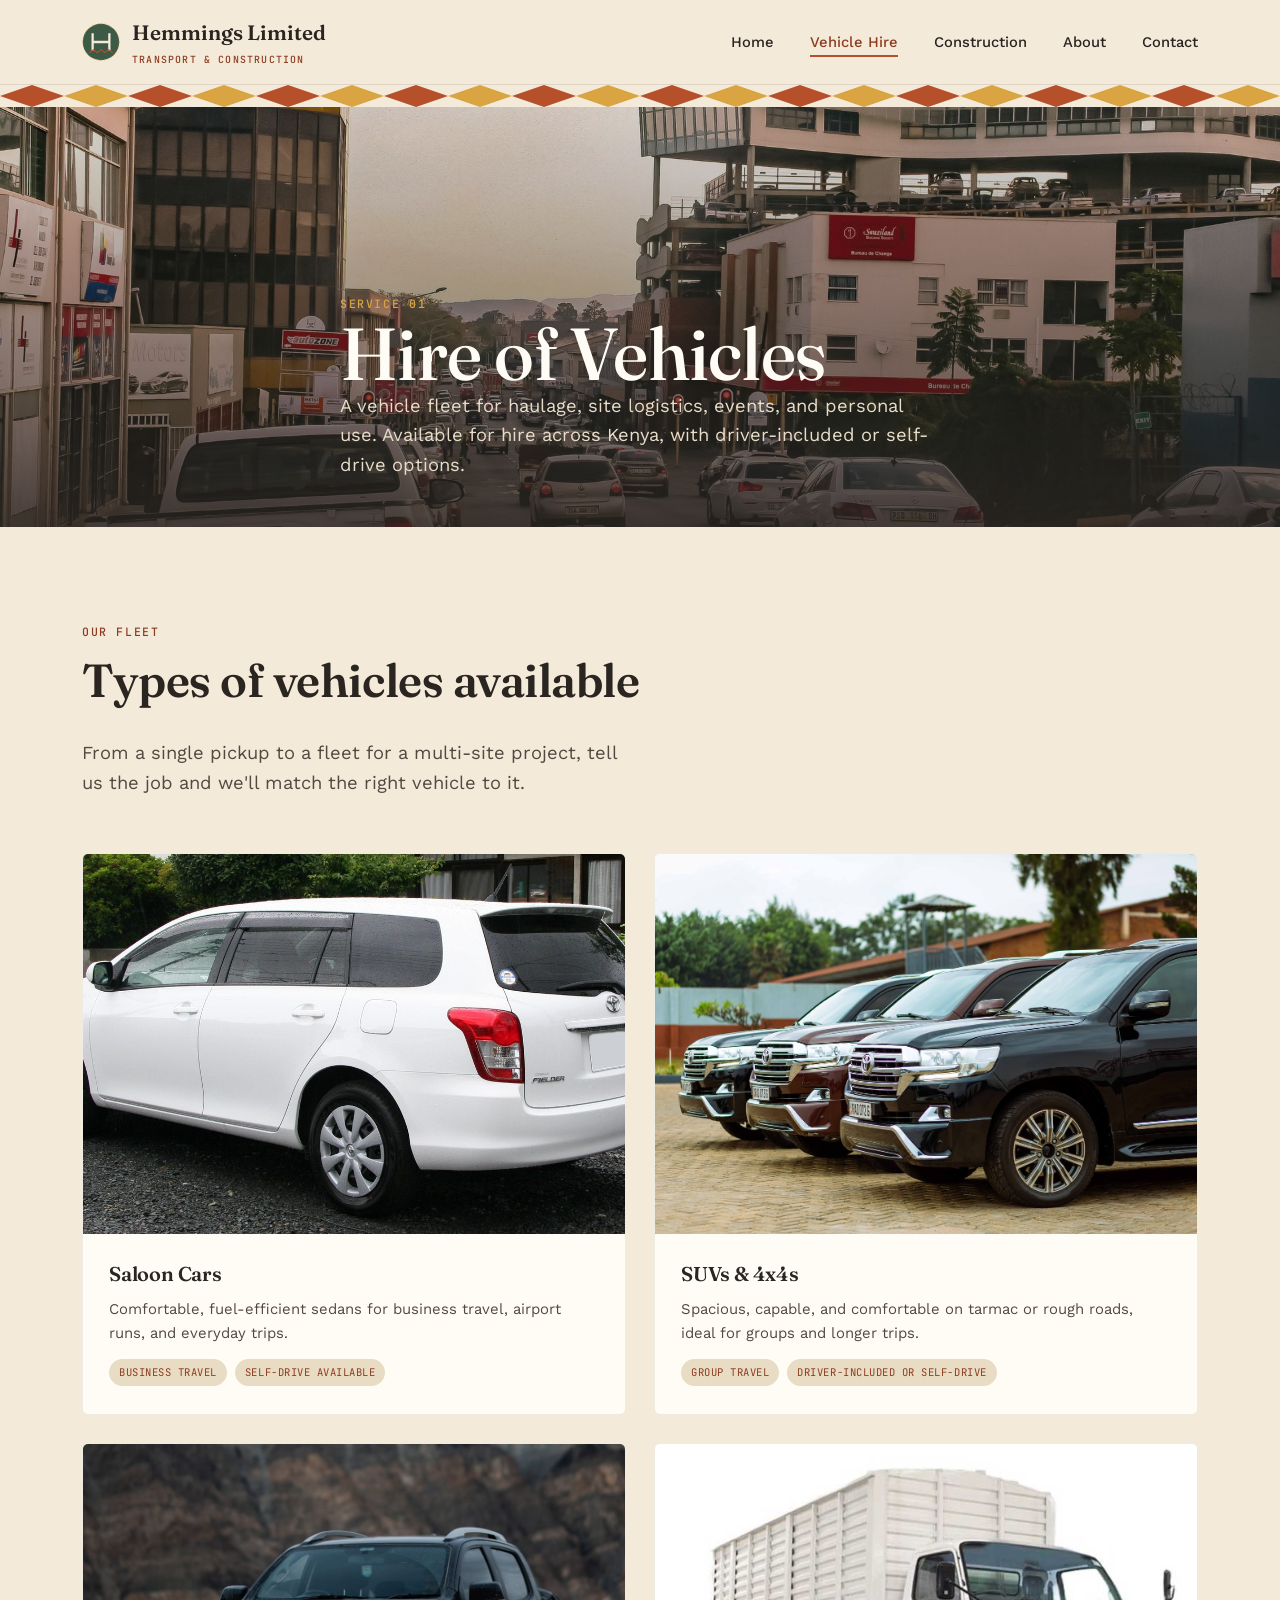
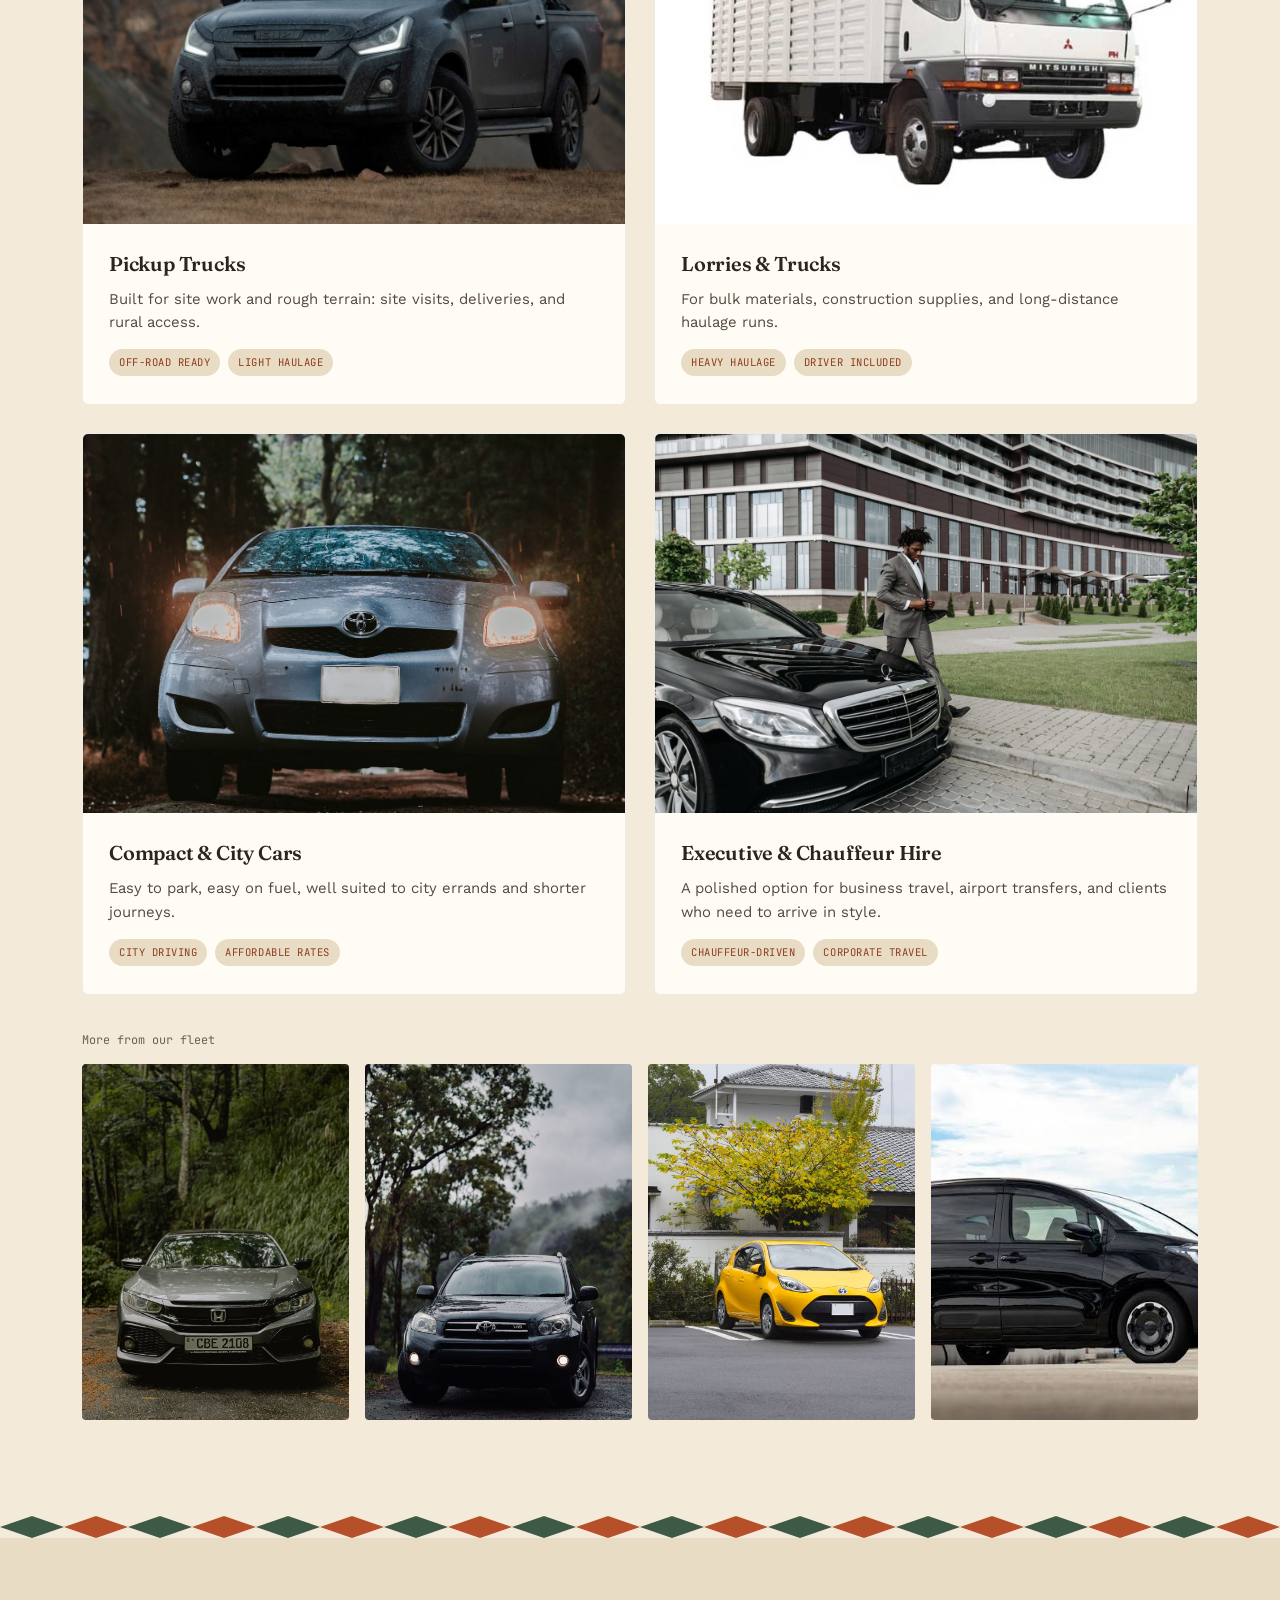
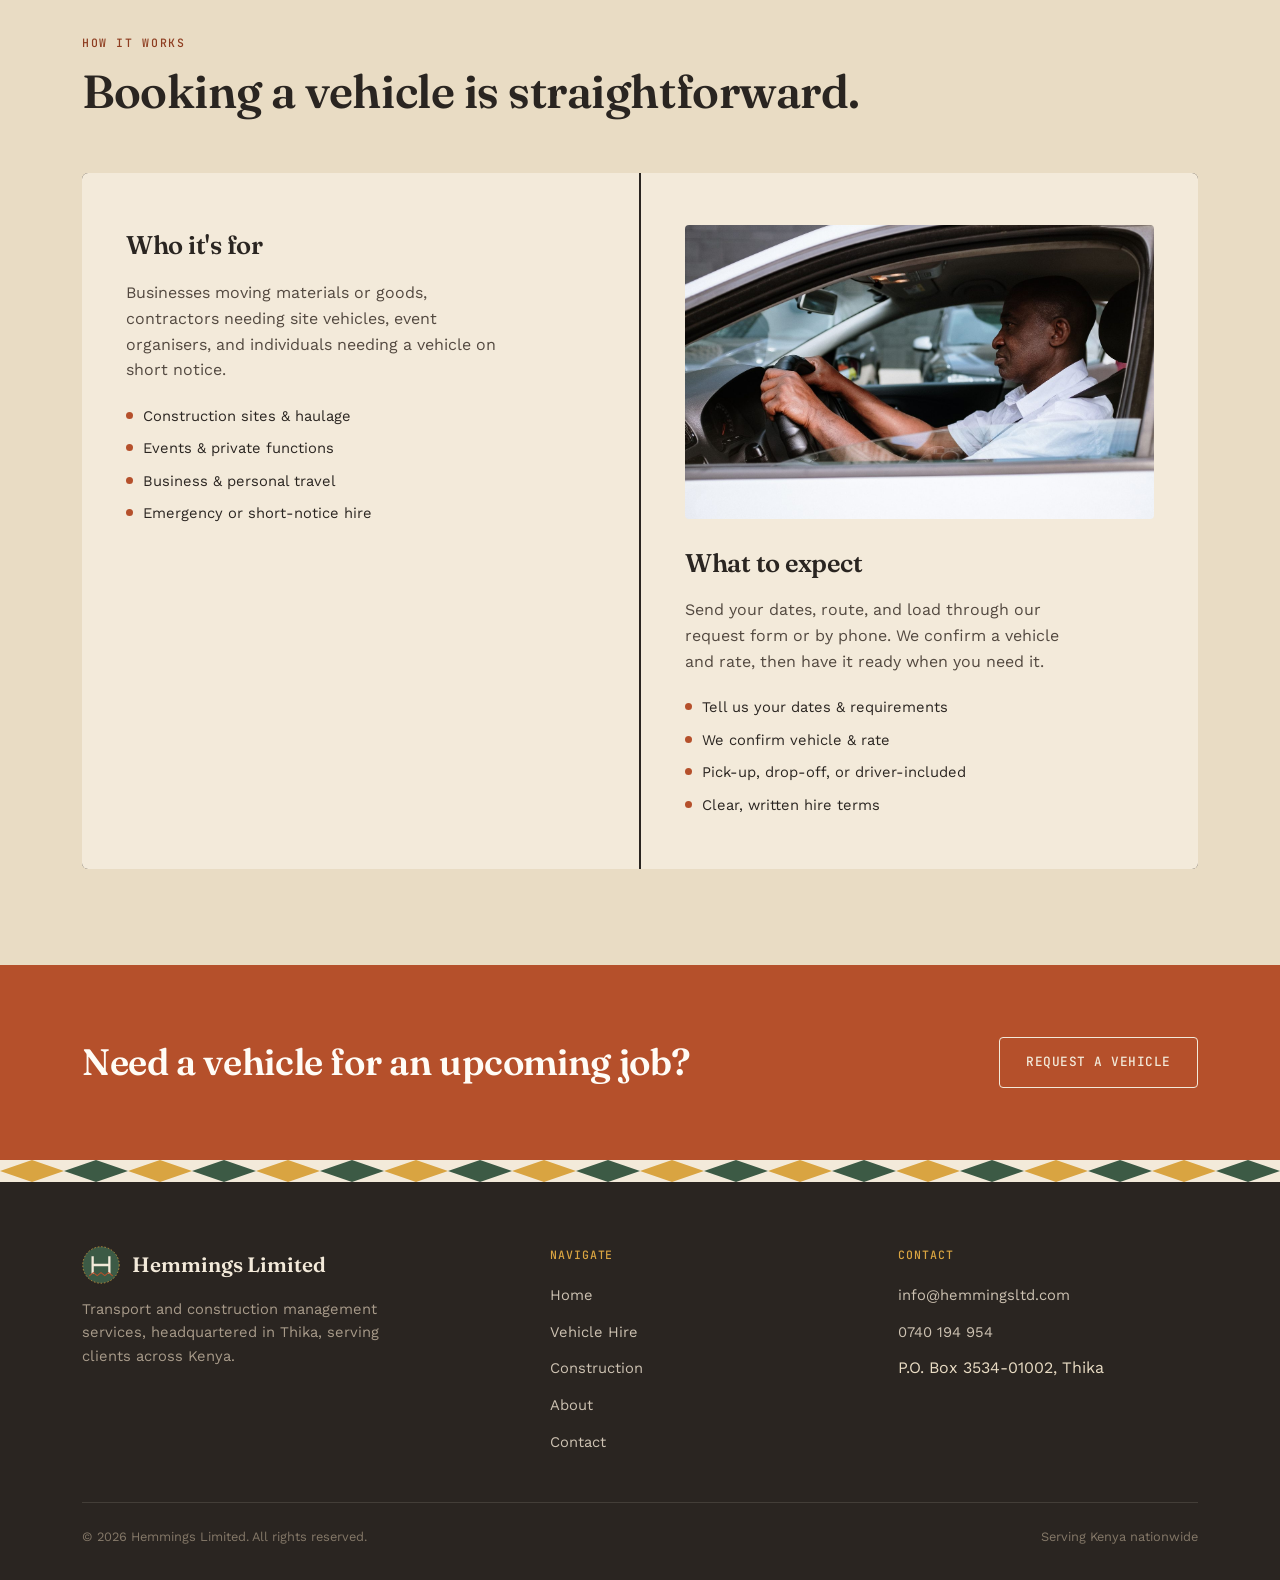
<file: pages/vehicle-hire.html>
<!DOCTYPE html>
<html lang="en">
<head>
<meta charset="UTF-8">
<meta name="viewport" content="width=device-width, initial-scale=1.0">
<title>Vehicle Hire - Hemmings Limited</title>
<meta name="description" content="Hire saloon cars, SUVs, pickups, lorries, and executive chauffeur vehicles from Hemmings Limited. Serving clients across Kenya, headquartered in Thika.">
<link rel="icon" href="../images/logo-mark.svg" type="image/svg+xml">
<link rel="stylesheet" href="../css/styles.css">
</head>
<body>

<header class="site-header">
  <div class="wrap">
    <a href="../index.html" class="brand">
      <img src="../images/logo-mark.svg" alt="" class="brand-mark">
      <span>Hemmings Limited<span class="brand-sub">Transport &amp; Construction</span></span>
    </a>
    <nav class="main-nav" aria-label="Primary">
      <ul>
        <li><a href="../index.html">Home</a></li>
        <li><a href="vehicle-hire.html" class="active">Vehicle Hire</a></li>
        <li><a href="construction-management.html">Construction</a></li>
        <li><a href="about.html">About</a></li>
        <li><a href="contact.html">Contact</a></li>
      </ul>
    </nav>
    <button class="nav-toggle" aria-label="Toggle menu" aria-expanded="false">
      <span></span><span></span><span></span>
    </button>
  </div>
</header>

<div class="weave-divider" aria-hidden="true">
  <svg preserveAspectRatio="none" viewBox="0 0 200 22"><defs><pattern id="weave1" width="20" height="22" patternUnits="userSpaceOnUse"><path d="M0 11 L5 0 L10 11 L5 22 Z" fill="#B5502B"/><path d="M10 11 L15 0 L20 11 L15 22 Z" fill="#D9A441"/></pattern></defs><rect width="200" height="22" fill="url(#weave1)"/></svg>
</div>

<header class="photo-header">
  <img src="../images/cars/street-banner.jpg" alt="Busy street in Kenya with hire vehicles and pickups in traffic at dusk">
  <div class="wrap">
    <span class="eyebrow">Service 01</span>
    <h1>Hire of Vehicles</h1>
    <p class="lede">A vehicle fleet for haulage, site logistics, events, and personal use. Available for hire across Kenya, with driver-included or self-drive options.</p>
  </div>
</header>

<main>

  <section class="section-cream">
    <div class="wrap">
      <div class="section-head reveal">
        <div>
          <span class="eyebrow">Our fleet</span>
          <h2>Types of vehicles available</h2>
        </div>
        <p class="lede">From a single pickup to a fleet for a multi-site project, tell us the job and we'll match the right vehicle to it.</p>
      </div>

      <div class="vehicle-grid reveal">
        <div class="vehicle-card">
          <img src="../images/cars/saloon-car.jpg" alt="White Toyota saloon car available for hire" class="vehicle-img">
          <div class="vehicle-card-body">
            <h3>Saloon Cars</h3>
            <p>Comfortable, fuel-efficient sedans for business travel, airport runs, and everyday trips.</p>
            <div class="tag-row">
              <span class="vehicle-tag">Business travel</span>
              <span class="vehicle-tag">Self-drive available</span>
            </div>
          </div>
        </div>

        <div class="vehicle-card">
          <img src="../images/cars/suv-fleet.jpg" alt="Fleet of black SUVs parked in a row, available for hire" class="vehicle-img">
          <div class="vehicle-card-body">
            <h3>SUVs &amp; 4x4s</h3>
            <p>Spacious, capable, and comfortable on tarmac or rough roads, ideal for groups and longer trips.</p>
            <div class="tag-row">
              <span class="vehicle-tag">Group travel</span>
              <span class="vehicle-tag">Driver-included or self-drive</span>
            </div>
          </div>
        </div>

        <div class="vehicle-card">
          <img src="../images/cars/pickup-offroad.jpg" alt="Pickup truck on rugged terrain, available for hire" class="vehicle-img">
          <div class="vehicle-card-body">
            <h3>Pickup Trucks</h3>
            <p>Built for site work and rough terrain: site visits, deliveries, and rural access.</p>
            <div class="tag-row">
              <span class="vehicle-tag">Off-road ready</span>
              <span class="vehicle-tag">Light haulage</span>
            </div>
          </div>
        </div>

        <div class="vehicle-card">
          <img src="../images/cars/lorry-truck.jpg" alt="Mitsubishi lorry truck available for hire" class="vehicle-img">
          <div class="vehicle-card-body">
            <h3>Lorries &amp; Trucks</h3>
            <p>For bulk materials, construction supplies, and long-distance haulage runs.</p>
            <div class="tag-row">
              <span class="vehicle-tag">Heavy haulage</span>
              <span class="vehicle-tag">Driver included</span>
            </div>
          </div>
        </div>

        <div class="vehicle-card">
          <img src="../images/cars/compact-car.jpg" alt="Compact car available for hire" class="vehicle-img">
          <div class="vehicle-card-body">
            <h3>Compact &amp; City Cars</h3>
            <p>Easy to park, easy on fuel, well suited to city errands and shorter journeys.</p>
            <div class="tag-row">
              <span class="vehicle-tag">City driving</span>
              <span class="vehicle-tag">Affordable rates</span>
            </div>
          </div>
        </div>

        <div class="vehicle-card">
          <img src="../images/cars/executive-chauffeur.jpg" alt="Executive Mercedes-Benz with chauffeur outside a modern building" class="vehicle-img">
          <div class="vehicle-card-body">
            <h3>Executive &amp; Chauffeur Hire</h3>
            <p>A polished option for business travel, airport transfers, and clients who need to arrive in style.</p>
            <div class="tag-row">
              <span class="vehicle-tag">Chauffeur-driven</span>
              <span class="vehicle-tag">Corporate travel</span>
            </div>
          </div>
        </div>
      </div>

      <p class="gallery-caption reveal" style="margin-top:36px;">More from our fleet</p>
      <div class="more-grid reveal" style="margin-top:14px;">
        <figure><img src="../images/cars/more-1.jpg" alt="Hatchback parked among trees"></figure>
        <figure><img src="../images/cars/more-2.jpg" alt="SUV parked on a misty road"></figure>
        <figure><img src="../images/cars/more-3.jpg" alt="Compact car parked outside a house"></figure>
        <figure><img src="../images/cars/more-4.jpg" alt="Black MPV parked on a rooftop"></figure>
      </div>
    </div>
  </section>

  <div class="weave-divider" aria-hidden="true">
    <svg preserveAspectRatio="none" viewBox="0 0 200 22"><defs><pattern id="weave2" width="20" height="22" patternUnits="userSpaceOnUse"><path d="M0 11 L5 0 L10 11 L5 22 Z" fill="#3C5A45"/><path d="M10 11 L15 0 L20 11 L15 22 Z" fill="#B5502B"/></pattern></defs><rect width="200" height="22" fill="url(#weave2)"/></svg>
  </div>

  <section class="section-panel">
    <div class="wrap">
      <div class="section-head reveal">
        <div>
          <span class="eyebrow">How it works</span>
          <h2>Booking a vehicle is straightforward.</h2>
        </div>
      </div>
      <div class="pillars reveal" style="grid-template-columns: 1fr 1fr;">
        <div class="pillar">
          <h3>Who it's for</h3>
          <p>Businesses moving materials or goods, contractors needing site vehicles, event organisers, and individuals needing a vehicle on short notice.</p>
          <ul class="pillar-list">
            <li>Construction sites &amp; haulage</li>
            <li>Events &amp; private functions</li>
            <li>Business &amp; personal travel</li>
            <li>Emergency or short-notice hire</li>
          </ul>
        </div>
        <div class="pillar">
          <img src="../images/cars/driver-at-wheel.jpg" alt="Driver behind the wheel of a hire vehicle" class="pillar-photo">
          <h3>What to expect</h3>
          <p>Send your dates, route, and load through our request form or by phone. We confirm a vehicle and rate, then have it ready when you need it.</p>
          <ul class="pillar-list">
            <li>Tell us your dates &amp; requirements</li>
            <li>We confirm vehicle &amp; rate</li>
            <li>Pick-up, drop-off, or driver-included</li>
            <li>Clear, written hire terms</li>
          </ul>
        </div>
      </div>
    </div>
  </section>

  <section class="cta-band reveal">
    <div class="wrap">
      <h2>Need a vehicle for an upcoming job?</h2>
      <a href="contact.html" class="btn btn-light">Request a vehicle</a>
    </div>
  </section>

</main>

<div class="weave-divider" aria-hidden="true">
  <svg preserveAspectRatio="none" viewBox="0 0 200 22"><defs><pattern id="weave3" width="20" height="22" patternUnits="userSpaceOnUse"><path d="M0 11 L5 0 L10 11 L5 22 Z" fill="#D9A441"/><path d="M10 11 L15 0 L20 11 L15 22 Z" fill="#3C5A45"/></pattern></defs><rect width="200" height="22" fill="url(#weave3)"/></svg>
</div>

<footer class="site-footer">
  <div class="wrap">
    <div class="footer-grid">
      <div class="footer-brand">
        <a href="../index.html" class="brand">
          <img src="../images/logo-mark.svg" alt="" class="brand-mark">
          <span>Hemmings Limited</span>
        </a>
        <p>Transport and construction management services, headquartered in Thika, serving clients across Kenya.</p>
      </div>
      <div class="footer-col">
        <h4>Navigate</h4>
        <ul>
          <li><a href="../index.html">Home</a></li>
          <li><a href="vehicle-hire.html">Vehicle Hire</a></li>
          <li><a href="construction-management.html">Construction</a></li>
          <li><a href="about.html">About</a></li>
          <li><a href="contact.html">Contact</a></li>
        </ul>
      </div>
      <div class="footer-col">
        <h4>Contact</h4>
        <ul>
          <li><a href="mailto:info@hemmingsltd.com">info@hemmingsltd.com</a></li>
          <li><a href="tel:+254740194954">0740 194 954</a></li>
          <li>P.O. Box 3534-01002, Thika</li>
        </ul>
      </div>
    </div>
    <div class="footer-bottom">
      <span>© <span id="year"></span> Hemmings Limited. All rights reserved.</span>
      <span>Serving Kenya nationwide</span>
    </div>
  </div>
</footer>

<script src="../js/main.js"></script>
</body>
</html>
</file>
<file: css/styles.css>
/* =========================================================
   HEMMINGS LIMITED — DESIGN TOKENS
   Palette:
     --rust       #B5502B  (primary accent — terracotta earth)
     --gold       #D9A441  (savanna gold — secondary accent)
     --green      #3C5A45  (deep acacia green — grounding)
     --charcoal   #2A2521  (near-black warm — text/ink)
     --cream      #F3EADA  (background — sun-bleached cream)
     --cream-dim  #E9DCC4  (panel background)
   Type:
     Display — "Fraunces" (warm, soft-serif, characterful)
     Body    — "Work Sans" (clean, neutral grotesque)
     Utility — "JetBrains Mono" (labels, numbers, captions)
   ========================================================= */

@import url('https://fonts.googleapis.com/css2?family=Fraunces:opsz,wght,SOFT@9..144,300..900,0..100&family=Work+Sans:wght@300;400;500;600;700&family=JetBrains+Mono:wght@400;500&display=swap');

:root {
  --rust: #B5502B;
  --rust-dark: #8E3D20;
  --gold: #D9A441;
  --green: #3C5A45;
  --charcoal: #2A2521;
  --cream: #F3EADA;
  --cream-dim: #E9DCC4;
  --white: #FFFCF6;

  --font-display: "Fraunces", serif;
  --font-body: "Work Sans", sans-serif;
  --font-mono: "JetBrains Mono", monospace;

  --max-width: 1180px;
  --radius: 4px;
}

* { margin: 0; padding: 0; box-sizing: border-box; }

html { scroll-behavior: smooth; }

body {
  font-family: var(--font-body);
  background: var(--cream);
  color: var(--charcoal);
  line-height: 1.6;
  font-size: 16px;
  -webkit-font-smoothing: antialiased;
}

@media (prefers-reduced-motion: reduce) {
  html { scroll-behavior: auto; }
  * { animation-duration: 0.01ms !important; transition-duration: 0.01ms !important; }
}

a { color: inherit; text-decoration: none; }

img { max-width: 100%; display: block; }

.wrap {
  max-width: var(--max-width);
  margin: 0 auto;
  padding: 0 32px;
}

/* ---------- Typography ---------- */

h1, h2, h3, h4 {
  font-family: var(--font-display);
  font-weight: 600;
  color: var(--charcoal);
  letter-spacing: -0.01em;
}

h1 { font-size: clamp(2.6rem, 6vw, 4.6rem); font-weight: 500; line-height: 1.02; }
h2 { font-size: clamp(2rem, 4vw, 2.9rem); font-weight: 600; line-height: 1.1; }
h3 { font-size: 1.4rem; font-weight: 600; }

.eyebrow {
  font-family: var(--font-mono);
  font-size: 0.72rem;
  letter-spacing: 0.14em;
  text-transform: uppercase;
  color: var(--rust-dark);
  font-weight: 500;
}

.lede {
  font-size: 1.15rem;
  color: #534940;
  max-width: 540px;
}

/* ---------- Header / Nav ---------- */

.site-header {
  position: sticky;
  top: 0;
  z-index: 50;
  background: rgba(243, 234, 218, 0.92);
  backdrop-filter: blur(6px);
  border-bottom: 1px solid rgba(42, 37, 33, 0.1);
}

.site-header .wrap {
  display: flex;
  align-items: center;
  justify-content: space-between;
  height: 84px;
}

.brand {
  display: flex;
  align-items: center;
  gap: 12px;
  font-family: var(--font-display);
  font-size: 1.3rem;
  font-weight: 600;
  color: var(--charcoal);
}

.brand-mark {
  width: 38px;
  height: 38px;
  flex-shrink: 0;
}

.brand-sub {
  display: block;
  font-family: var(--font-mono);
  font-size: 0.62rem;
  letter-spacing: 0.12em;
  text-transform: uppercase;
  color: var(--rust-dark);
  font-weight: 500;
  margin-top: 2px;
}

nav.main-nav ul {
  display: flex;
  list-style: none;
  gap: 36px;
}

nav.main-nav a {
  font-size: 0.92rem;
  font-weight: 500;
  position: relative;
  padding: 6px 0;
}

nav.main-nav a::after {
  content: "";
  position: absolute;
  left: 0; bottom: 0;
  width: 0; height: 2px;
  background: var(--rust);
  transition: width 0.25s ease;
}

nav.main-nav a:hover::after,
nav.main-nav a.active::after { width: 100%; }

nav.main-nav a.active { color: var(--rust-dark); }

.nav-toggle {
  display: none;
  background: none;
  border: none;
  cursor: pointer;
  width: 32px;
  height: 24px;
  flex-direction: column;
  justify-content: space-between;
}
.nav-toggle span {
  display: block;
  height: 2px;
  background: var(--charcoal);
  border-radius: 2px;
}

/* ---------- Woven divider (signature element) ---------- */

.weave-divider {
  width: 100%;
  height: 22px;
  display: block;
  overflow: hidden;
}
.weave-divider svg { width: 100%; height: 100%; display: block; }

/* ---------- Buttons ---------- */

.btn {
  display: inline-flex;
  align-items: center;
  gap: 10px;
  font-family: var(--font-mono);
  font-size: 0.8rem;
  letter-spacing: 0.04em;
  text-transform: uppercase;
  font-weight: 500;
  padding: 14px 26px;
  border-radius: var(--radius);
  border: 1.5px solid var(--charcoal);
  transition: transform 0.18s ease, background 0.18s ease, color 0.18s ease, border-color 0.18s ease;
}

.btn-primary {
  background: var(--rust);
  border-color: var(--rust);
  color: var(--white);
}
.btn-primary:hover { background: var(--rust-dark); border-color: var(--rust-dark); transform: translateY(-2px); }

.btn-outline {
  background: transparent;
  color: var(--charcoal);
}
.btn-outline:hover { background: var(--charcoal); color: var(--cream); transform: translateY(-2px); }

.btn-light {
  border-color: var(--cream);
  color: var(--cream);
}
.btn-light:hover { background: var(--cream); color: var(--charcoal); transform: translateY(-2px); }

/* ---------- Hero ---------- */

.hero {
  position: relative;
  padding: 96px 0 110px;
  overflow: hidden;
}

.hero .wrap {
  display: grid;
  grid-template-columns: 1.1fr 0.9fr;
  gap: 64px;
  align-items: center;
}

.hero-copy .eyebrow { margin-bottom: 18px; display: block; }
.hero-copy h1 { margin-bottom: 22px; }
.hero-copy .lede { margin-bottom: 36px; }

.hero-actions { display: flex; gap: 16px; flex-wrap: wrap; }

.hero-stats {
  display: flex;
  gap: 36px;
  margin-top: 56px;
  flex-wrap: wrap;
}
.hero-stats .stat-num {
  font-family: var(--font-display);
  font-size: 2.1rem;
  color: var(--rust-dark);
  font-weight: 600;
  line-height: 1;
}
.hero-stats .stat-label {
  font-family: var(--font-mono);
  font-size: 0.68rem;
  text-transform: uppercase;
  letter-spacing: 0.08em;
  color: #6b6055;
  margin-top: 4px;
}

.hero-visual {
  position: relative;
  border-radius: 6px;
  overflow: hidden;
  aspect-ratio: 4/5;
  background: var(--green);
}
.hero-visual img { width: 100%; height: 100%; object-fit: cover; }
.hero-visual::after {
  content: "";
  position: absolute; inset: 0;
  background: linear-gradient(180deg, rgba(42,37,33,0) 50%, rgba(42,37,33,0.55) 100%);
}
.hero-visual-tag {
  position: absolute;
  bottom: 22px; left: 22px;
  z-index: 2;
  color: var(--white);
  font-family: var(--font-mono);
  font-size: 0.74rem;
  letter-spacing: 0.06em;
}

/* ---------- Sections, general ---------- */

section { padding: 96px 0; }
.section-cream { background: var(--cream); }
.section-panel { background: var(--cream-dim); }
.section-dark { background: var(--charcoal); color: var(--cream); }
.section-dark h2, .section-dark h3 { color: var(--cream); }

.section-head {
  display: flex;
  justify-content: space-between;
  align-items: flex-end;
  gap: 32px;
  margin-bottom: 56px;
  flex-wrap: wrap;
}
.section-head .eyebrow { display: block; margin-bottom: 14px; }
.section-head .lede { margin: 0; }

/* ---------- Pillars (services) ---------- */

.pillars {
  display: grid;
  grid-template-columns: 1fr 1fr;
  gap: 2px;
  background: var(--charcoal);
  border-radius: 6px;
  overflow: hidden;
}

.pillar {
  background: var(--cream);
  padding: 52px 44px;
  position: relative;
}

.pillar-icon {
  width: 52px;
  height: 52px;
  margin-bottom: 28px;
}

.pillar h3 { margin-bottom: 14px; font-size: 1.6rem; }
.pillar p { color: #534940; margin-bottom: 22px; max-width: 380px; }

.pillar-list {
  list-style: none;
  display: flex;
  flex-direction: column;
  gap: 9px;
}
.pillar-list li {
  font-size: 0.92rem;
  display: flex;
  gap: 10px;
  align-items: baseline;
}
.pillar-list li::before {
  content: "";
  width: 7px; height: 7px;
  border-radius: 50%;
  background: var(--rust);
  flex-shrink: 0;
  transform: translateY(-2px);
}

/* ---------- About / values grid ---------- */

.value-grid {
  display: grid;
  grid-template-columns: repeat(3, 1fr);
  gap: 40px;
}
.value-grid .num {
  font-family: var(--font-mono);
  color: var(--gold);
  font-size: 0.8rem;
  margin-bottom: 14px;
}
.value-grid h3 { margin-bottom: 10px; font-size: 1.25rem; }
.value-grid p { color: #cdc2b2; font-size: 0.95rem; }

/* ---------- Team ---------- */

.team-grid {
  display: grid;
  grid-template-columns: repeat(2, 1fr);
  gap: 32px;
}
.team-card {
  background: var(--white);
  border: 1px solid rgba(42,37,33,0.08);
  border-radius: 6px;
  padding: 36px;
}
.team-card .role { font-family: var(--font-mono); font-size: 0.7rem; letter-spacing: 0.08em; text-transform: uppercase; color: var(--rust-dark); margin-bottom: 8px; display:block; }
.team-card h3 { margin-bottom: 10px; }
.team-card p { color: #534940; font-size: 0.95rem; }

/* ---------- Contact ---------- */

.contact-grid {
  display: grid;
  grid-template-columns: 0.9fr 1.1fr;
  gap: 64px;
}

.contact-detail {
  display: flex;
  gap: 16px;
  padding: 20px 0;
  border-bottom: 1px solid rgba(42,37,33,0.12);
}
.contact-detail:first-child { padding-top: 0; }
.contact-detail .label {
  font-family: var(--font-mono);
  font-size: 0.68rem;
  text-transform: uppercase;
  letter-spacing: 0.08em;
  color: var(--rust-dark);
  width: 130px;
  flex-shrink: 0;
  padding-top: 3px;
}
.contact-detail .value { font-size: 1rem; }
.contact-detail .value a:hover { color: var(--rust); }

form.contact-form {
  background: var(--white);
  border-radius: 6px;
  padding: 40px;
  border: 1px solid rgba(42,37,33,0.08);
}
.form-row { margin-bottom: 22px; display: flex; flex-direction: column; gap: 8px; }
.form-row label {
  font-family: var(--font-mono);
  font-size: 0.7rem;
  text-transform: uppercase;
  letter-spacing: 0.06em;
  color: #6b6055;
}
.form-row input, .form-row textarea, .form-row select {
  font-family: var(--font-body);
  font-size: 0.96rem;
  padding: 12px 14px;
  border: 1.5px solid rgba(42,37,33,0.18);
  border-radius: var(--radius);
  background: var(--cream);
  color: var(--charcoal);
}
.form-row input:focus, .form-row textarea:focus, .form-row select:focus {
  outline: 2px solid var(--rust);
  outline-offset: 1px;
  border-color: var(--rust);
}
.form-note { font-size: 0.84rem; color: #847868; margin-top: 18px; }
.form-success {
  display: none;
  background: var(--green);
  color: var(--cream);
  padding: 16px 20px;
  border-radius: var(--radius);
  font-size: 0.9rem;
  margin-top: 18px;
}
.form-success.show { display: block; }

/* ---------- CTA band ---------- */

.cta-band {
  background: var(--rust);
  color: var(--white);
  padding: 72px 0;
}
.cta-band .wrap {
  display: flex;
  justify-content: space-between;
  align-items: center;
  flex-wrap: wrap;
  gap: 24px;
}
.cta-band h2 { color: var(--white); font-size: clamp(1.7rem, 3vw, 2.3rem); }

/* ---------- Footer ---------- */

footer.site-footer {
  background: var(--charcoal);
  color: var(--cream-dim);
  padding: 64px 0 32px;
}
.footer-grid {
  display: grid;
  grid-template-columns: 1.4fr 1fr 1fr;
  gap: 48px;
  margin-bottom: 48px;
}
.footer-brand .brand { color: var(--cream); margin-bottom: 14px; }
.footer-brand p { color: #a89b8a; font-size: 0.92rem; max-width: 320px; }
.footer-col h4 {
  font-family: var(--font-mono);
  font-size: 0.72rem;
  text-transform: uppercase;
  letter-spacing: 0.08em;
  color: var(--gold);
  margin-bottom: 18px;
  font-weight: 500;
}
.footer-col ul { list-style: none; display: flex; flex-direction: column; gap: 11px; }
.footer-col a { color: #cdc2b2; font-size: 0.92rem; }
.footer-col a:hover { color: var(--gold); }
.footer-bottom {
  border-top: 1px solid rgba(243,234,218,0.12);
  padding-top: 24px;
  display: flex;
  justify-content: space-between;
  font-size: 0.8rem;
  color: #847868;
  flex-wrap: wrap;
  gap: 12px;
}

/* ---------- Page header (subpages) ---------- */

.page-header {
  padding: 64px 0 56px;
  background: var(--cream-dim);
}
.page-header .eyebrow { display: block; margin-bottom: 16px; }
.page-header p.lede { margin-top: 18px; }

/* ---------- Reveal-on-scroll ---------- */

.reveal {
  opacity: 0;
  transform: translateY(18px);
  transition: opacity 0.6s ease, transform 0.6s ease;
}
.reveal.in-view { opacity: 1; transform: translateY(0); }

/* ---------- Vehicle gallery ---------- */

.vehicle-grid {
  display: grid;
  grid-template-columns: repeat(2, 1fr);
  gap: 28px;
}
.vehicle-card {
  background: var(--white);
  border: 1px solid rgba(42,37,33,0.08);
  border-radius: 6px;
  overflow: hidden;
}
.vehicle-card .vehicle-img {
  width: 100%;
  aspect-ratio: 400/280;
  object-fit: cover;
  display: block;
  background: var(--cream-dim);
}
.vehicle-card-body { padding: 24px 26px 28px; }
.vehicle-card h3 { margin-bottom: 8px; font-size: 1.25rem; }
.vehicle-card p { color: #534940; font-size: 0.93rem; margin-bottom: 14px; }
.vehicle-card .tag-row { display: flex; gap: 8px; flex-wrap: wrap; }
.vehicle-tag {
  font-family: var(--font-mono);
  font-size: 0.66rem;
  letter-spacing: 0.05em;
  text-transform: uppercase;
  background: var(--cream-dim);
  color: var(--rust-dark);
  padding: 5px 10px;
  border-radius: 20px;
}

.image-note {
  display: flex;
  align-items: flex-start;
  gap: 12px;
  background: var(--cream-dim);
  border: 1px dashed rgba(42,37,33,0.25);
  border-radius: 6px;
  padding: 16px 20px;
  font-size: 0.88rem;
  color: #6b6055;
  margin-bottom: 44px;
}
.image-note strong { color: var(--charcoal); }

/* ---------- Director profiles (about page) ---------- */

.director-grid {
  display: grid;
  grid-template-columns: repeat(2, 1fr);
  gap: 40px;
}
.director-card {
  background: var(--white);
  border: 1px solid rgba(42,37,33,0.08);
  border-radius: 6px;
  padding: 40px 36px;
  text-align: center;
}
.director-avatar {
  width: 132px;
  height: 132px;
  border-radius: 50%;
  overflow: hidden;
  margin: 0 auto 22px;
  border: 3px solid var(--gold);
}
.director-avatar img { width: 100%; height: 100%; object-fit: cover; }
.director-card .role { display: block; margin-bottom: 8px; }
.director-card h3 { margin-bottom: 12px; }
.director-card p { color: #534940; font-size: 0.95rem; max-width: 340px; margin: 0 auto; }

/* ---------- Process steps (construction page) ---------- */

.process-steps {
  display: grid;
  grid-template-columns: repeat(4, 1fr);
  gap: 24px;
}
.process-step .num {
  font-family: var(--font-mono);
  color: var(--gold);
  font-size: 0.8rem;
  margin-bottom: 14px;
  display: block;
}
.process-step h3 { font-size: 1.1rem; margin-bottom: 8px; }
.process-step p { font-size: 0.92rem; color: #cdc2b2; }

/* ---------- Photo banner header (real images) ---------- */

.photo-header {
  position: relative;
  min-height: 420px;
  display: flex;
  align-items: flex-end;
}
.photo-header img {
  position: absolute;
  inset: 0;
  width: 100%;
  height: 100%;
  object-fit: cover;
}
.photo-header::after {
  content: "";
  position: absolute;
  inset: 0;
  background: linear-gradient(180deg, rgba(42,37,33,0.15) 0%, rgba(42,37,33,0.55) 65%, rgba(42,37,33,0.85) 100%);
}
.photo-header .wrap {
  position: relative;
  z-index: 2;
  padding-top: 64px;
  padding-bottom: 48px;
}
.photo-header .eyebrow { color: var(--gold); }
.photo-header h1 { color: var(--white); max-width: 760px; }
.photo-header p.lede { color: #e8ddc9; max-width: 600px; }

/* ---------- Pillar photo (homepage service cards) ---------- */

.pillar-photo {
  width: 100%;
  aspect-ratio: 16/10;
  object-fit: cover;
  border-radius: 4px;
  margin-bottom: 24px;
  display: block;
}
.pillar-badge {
  display: inline-flex;
  align-items: center;
  gap: 8px;
  font-family: var(--font-mono);
  font-size: 0.7rem;
  text-transform: uppercase;
  letter-spacing: 0.06em;
  color: var(--rust-dark);
  margin-bottom: 10px;
}
.pillar-badge img { width: 20px; height: 20px; }

/* ---------- 'More from' mini gallery ---------- */

.more-grid {
  display: grid;
  grid-template-columns: repeat(4, 1fr);
  gap: 16px;
}
.more-grid figure {
  margin: 0;
  border-radius: 4px;
  overflow: hidden;
  aspect-ratio: 3/4;
  background: var(--cream-dim);
}
.more-grid img {
  width: 100%; height: 100%;
  object-fit: cover;
  transition: transform 0.4s ease;
}
.more-grid figure:hover img { transform: scale(1.06); }

.gallery-caption {
  font-family: var(--font-mono);
  font-size: 0.74rem;
  color: #6b6055;
  margin-top: 14px;
}

.photo-credit {
  font-family: var(--font-mono);
  font-size: 0.7rem;
  color: #9a8e7d;
  margin-top: 10px;
}


@media (max-width: 880px) {
  .hero .wrap { grid-template-columns: 1fr; }
  .hero-visual { order: -1; aspect-ratio: 16/10; }
  .pillars { grid-template-columns: 1fr; }
  .value-grid { grid-template-columns: 1fr 1fr; }
  .team-grid { grid-template-columns: 1fr; }
  .contact-grid { grid-template-columns: 1fr; }
  .footer-grid { grid-template-columns: 1fr 1fr; }
  .vehicle-grid { grid-template-columns: 1fr; }
  .director-grid { grid-template-columns: 1fr; }
  .process-steps { grid-template-columns: 1fr 1fr; }
  .more-grid { grid-template-columns: repeat(2, 1fr); }
  .photo-header { min-height: 360px; }
}

@media (max-width: 680px) {
  nav.main-nav { display: none; }
  .nav-toggle { display: flex; }
  .site-header.open nav.main-nav {
    display: block;
    position: absolute;
    top: 84px; left: 0; right: 0;
    background: var(--cream);
    border-bottom: 1px solid rgba(42,37,33,0.1);
    padding: 8px 0 24px;
  }
  .site-header.open nav.main-nav ul {
    flex-direction: column;
    gap: 4px;
    padding: 0 32px;
  }
  .site-header.open nav.main-nav a { display: block; padding: 12px 0; }
  .value-grid { grid-template-columns: 1fr; }
  .footer-grid { grid-template-columns: 1fr; }
  .process-steps { grid-template-columns: 1fr; }
  section { padding: 64px 0; }
  .hero { padding: 56px 0 72px; }
}
</file>
